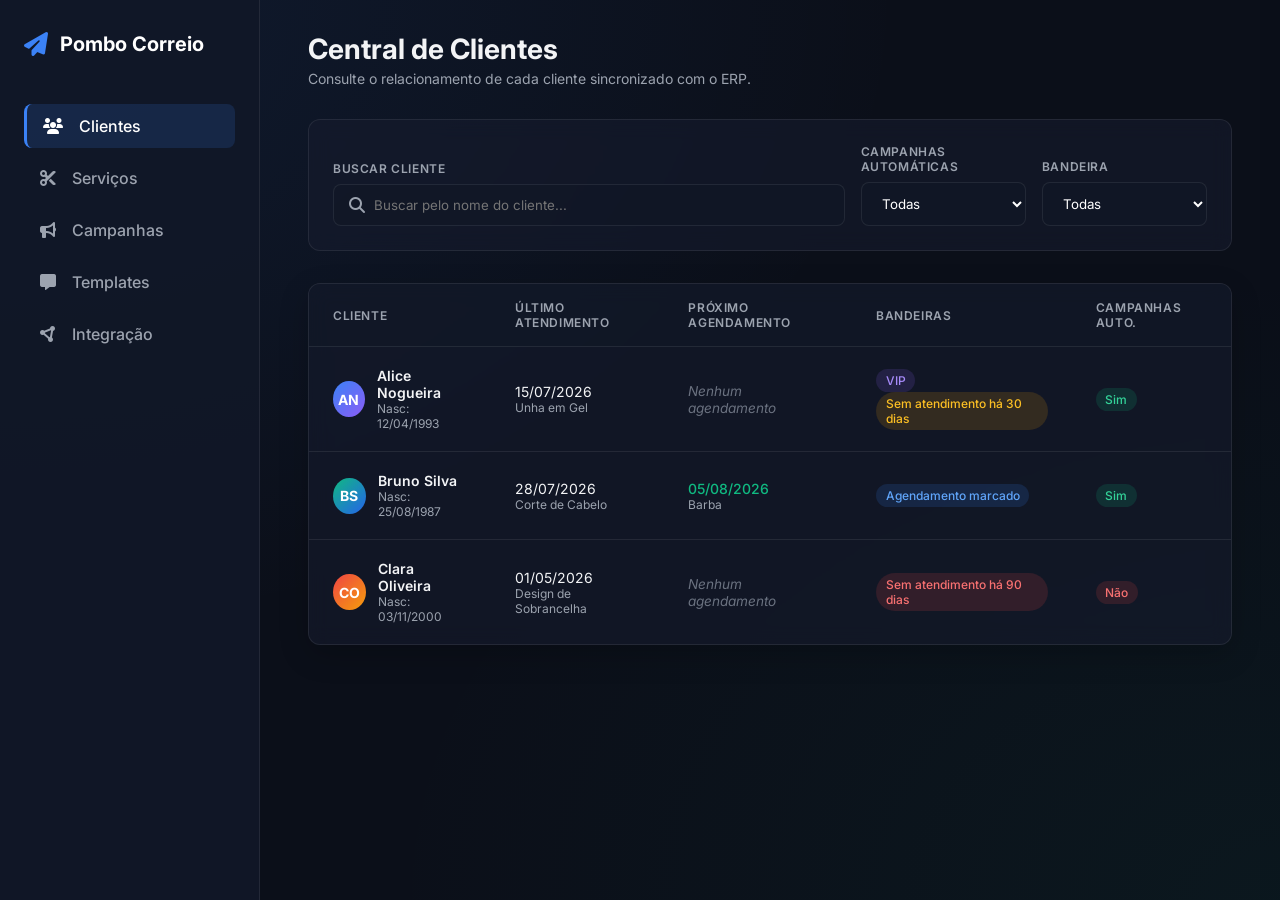
<file: index.html>
<!DOCTYPE html>
<html lang="pt-BR">
<head>
    <meta charset="UTF-8">
    <meta name="viewport" content="width=device-width, initial-scale=1.0">
    <title>Pombo Correio - Clientes</title>
    <!-- Google Fonts: Inter -->
    <link rel="preconnect" href="https://fonts.googleapis.com">
    <link rel="preconnect" href="https://fonts.gstatic.com" crossorigin>
    <link href="https://fonts.googleapis.com/css2?family=Inter:wght@300;400;500;600;700&display=swap" rel="stylesheet">
    <!-- FontAwesome for Icons -->
    <link rel="stylesheet" href="https://cdnjs.cloudflare.com/ajax/libs/font-awesome/6.4.0/css/all.min.css">
    
    <style>
        :root {
            --bg-color: #0b0f19;
            --card-bg: rgba(22, 28, 45, 0.6);
            --card-border: rgba(255, 255, 255, 0.08);
            --text-primary: #f3f4f6;
            --text-secondary: #9ca3af;
            --text-muted: #6b7280;
            --accent-color: #3b82f6;
            --accent-hover: #2563eb;
            --success-color: #10b981;
            --warning-color: #f59e0b;
            --danger-color: #ef4444;
            --sidebar-width: 260px;
        }

        * {
            margin: 0;
            padding: 0;
            box-sizing: border-box;
            font-family: 'Inter', sans-serif;
        }

        body {
            background-color: var(--bg-color);
            color: var(--text-primary);
            min-height: 100vh;
            display: flex;
            overflow-x: hidden;
            background-image: 
                radial-gradient(at 0% 0%, rgba(59, 130, 246, 0.1) 0px, transparent 50%),
                radial-gradient(at 100% 100%, rgba(16, 185, 129, 0.05) 0px, transparent 50%);
        }

        /* Sidebar Styling */
        aside {
            width: var(--sidebar-width);
            background: rgba(17, 24, 39, 0.95);
            border-right: 1px solid var(--card-border);
            display: flex;
            flex-direction: column;
            padding: 2rem 1.5rem;
            position: fixed;
            height: 100vh;
            z-index: 100;
        }

        .logo {
            display: flex;
            align-items: center;
            gap: 0.75rem;
            font-size: 1.25rem;
            font-weight: 700;
            color: #fff;
            margin-bottom: 3rem;
        }

        .logo i {
            color: var(--accent-color);
            font-size: 1.5rem;
            animation: float 3s ease-in-out infinite;
        }

        @keyframes float {
            0%, 100% { transform: translateY(0); }
            50% { transform: translateY(-5px); }
        }

        .menu-items {
            list-style: none;
            display: flex;
            flex-direction: column;
            gap: 0.5rem;
        }

        .menu-items li a {
            display: flex;
            align-items: center;
            gap: 1rem;
            color: var(--text-secondary);
            text-decoration: none;
            padding: 0.75rem 1rem;
            border-radius: 8px;
            font-weight: 500;
            transition: all 0.3s ease;
        }

        .menu-items li.active a, .menu-items li a:hover {
            color: #fff;
            background: rgba(59, 130, 246, 0.15);
            border-left: 3px solid var(--accent-color);
        }

        /* Main Content Styling */
        main {
            margin-left: var(--sidebar-width);
            flex: 1;
            padding: 2rem 3rem;
            max-width: 1600px;
            width: calc(100% - var(--sidebar-width));
        }

        header {
            display: flex;
            justify-content: space-between;
            align-items: center;
            margin-bottom: 2rem;
        }

        h1 {
            font-size: 1.75rem;
            font-weight: 700;
        }

        .subtitle {
            font-size: 0.875rem;
            color: var(--text-secondary);
            margin-top: 0.25rem;
        }

        /* Filters Section */
        .filter-section {
            background: var(--card-bg);
            border: 1px solid var(--card-border);
            border-radius: 12px;
            padding: 1.5rem;
            margin-bottom: 2rem;
            backdrop-filter: blur(10px);
        }

        .filter-grid {
            display: grid;
            grid-template-columns: 2fr 1fr 1fr 1fr;
            gap: 1rem;
            align-items: end;
        }

        .form-group {
            display: flex;
            flex-direction: column;
            gap: 0.5rem;
        }

        .form-group label {
            font-size: 0.75rem;
            font-weight: 600;
            color: var(--text-secondary);
            text-transform: uppercase;
            letter-spacing: 0.05em;
        }

        .search-input {
            position: relative;
        }

        .search-input i {
            position: absolute;
            left: 1rem;
            top: 50%;
            transform: translateY(-50%);
            color: var(--text-secondary);
        }

        .search-input input {
            padding-left: 2.5rem;
        }

        input, select {
            width: 100%;
            background: rgba(17, 24, 39, 0.6);
            border: 1px solid var(--card-border);
            color: #fff;
            padding: 0.75rem 1rem;
            border-radius: 8px;
            outline: none;
            transition: border-color 0.3s;
        }

        input:focus, select:focus {
            border-color: var(--accent-color);
        }

        /* Client Table */
        .table-container {
            background: var(--card-bg);
            border: 1px solid var(--card-border);
            border-radius: 12px;
            overflow: hidden;
            backdrop-filter: blur(10px);
            box-shadow: 0 10px 30px rgba(0, 0, 0, 0.2);
        }

        table {
            width: 100%;
            border-collapse: collapse;
            text-align: left;
        }

        th {
            background: rgba(17, 24, 39, 0.4);
            padding: 1rem 1.5rem;
            font-size: 0.75rem;
            font-weight: 600;
            color: var(--text-secondary);
            text-transform: uppercase;
            letter-spacing: 0.05em;
            border-bottom: 1px solid var(--card-border);
        }

        td {
            padding: 1.25rem 1.5rem;
            border-bottom: 1px solid var(--card-border);
            font-size: 0.875rem;
            vertical-align: middle;
        }

        tr:last-child td {
            border-bottom: none;
        }

        tr.clickable-row {
            cursor: pointer;
            transition: background 0.2s;
        }

        tr.clickable-row:hover {
            background: rgba(255, 255, 255, 0.02);
        }

        .client-name-cell {
            display: flex;
            align-items: center;
            gap: 0.75rem;
        }

        .avatar {
            width: 36px;
            height: 36px;
            border-radius: 50%;
            background: linear-gradient(135deg, var(--accent-color), #8b5cf6);
            display: flex;
            align-items: center;
            justify-content: center;
            font-weight: 700;
            color: #fff;
            font-size: 0.875rem;
        }

        /* Badges */
        .badge {
            display: inline-flex;
            align-items: center;
            gap: 0.35rem;
            padding: 0.25rem 0.6rem;
            border-radius: 9999px;
            font-size: 0.75rem;
            font-weight: 500;
        }

        .badge-success { background: rgba(16, 185, 129, 0.15); color: #34d399; }
        .badge-warning { background: rgba(245, 158, 11, 0.15); color: #fbbf24; }
        .badge-danger { background: rgba(239, 68, 68, 0.15); color: #f87171; }
        .badge-info { background: rgba(59, 130, 246, 0.15); color: #60a5fa; }
        .badge-purple { background: rgba(139, 92, 246, 0.15); color: #a78bfa; }

        /* Detail View / Panel Overlay */
        .detail-overlay {
            position: fixed;
            top: 0;
            right: -800px;
            width: 750px;
            height: 100vh;
            background: rgba(15, 23, 42, 0.98);
            border-left: 1px solid var(--card-border);
            box-shadow: -10px 0 40px rgba(0, 0, 0, 0.5);
            z-index: 200;
            transition: right 0.4s cubic-bezier(0.16, 1, 0.3, 1);
            display: flex;
            flex-direction: column;
            backdrop-filter: blur(15px);
        }

        .detail-overlay.open {
            right: 0;
        }

        .detail-header {
            padding: 2rem 2rem 1rem 2rem;
            border-bottom: 1px solid var(--card-border);
            display: flex;
            justify-content: space-between;
            align-items: flex-start;
        }

        .close-btn {
            background: none;
            border: none;
            color: var(--text-secondary);
            font-size: 1.5rem;
            cursor: pointer;
            transition: color 0.3s;
        }

        .close-btn:hover {
            color: #fff;
        }

        /* Fixed Summary (Resumo Fixo) */
        .fixed-summary-container {
            padding: 1rem 2rem;
            background: rgba(0,0,0,0.15);
            border-bottom: 1px solid var(--card-border);
        }

        .fixed-summary-grid {
            display: grid;
            grid-template-columns: 1fr 1fr;
            gap: 1.5rem;
        }

        .summary-block {
            display: flex;
            flex-direction: column;
            gap: 0.25rem;
        }

        .summary-label {
            font-size: 0.7rem;
            font-weight: 700;
            color: var(--text-secondary);
            text-transform: uppercase;
            letter-spacing: 0.05em;
        }

        .summary-val {
            font-size: 0.95rem;
            font-weight: 600;
        }

        .summary-subval {
            font-size: 0.75rem;
            color: var(--text-secondary);
        }

        .detail-body {
            flex: 1;
            overflow-y: auto;
            padding: 1.5rem 2rem;
            display: flex;
            flex-direction: column;
            gap: 1.5rem;
        }

        /* Tabs System */
        .tabs {
            display: flex;
            border-bottom: 1px solid var(--card-border);
            gap: 1.5rem;
            margin-bottom: 0.5rem;
        }

        .tab-btn {
            background: none;
            border: none;
            color: var(--text-secondary);
            padding: 0.75rem 0.25rem;
            font-size: 0.85rem;
            font-weight: 600;
            cursor: pointer;
            position: relative;
            transition: color 0.3s;
        }

        .tab-btn:hover {
            color: #fff;
        }

        .tab-btn.active {
            color: var(--accent-color);
        }

        .tab-btn.active::after {
            content: '';
            position: absolute;
            bottom: -1px;
            left: 0;
            right: 0;
            height: 2px;
            background: var(--accent-color);
        }

        .tab-content {
            display: none;
        }

        .tab-content.active {
            display: flex;
            flex-direction: column;
            gap: 1.5rem;
        }

        /* Cards and Blocks */
        .card-grid-2 {
            display: grid;
            grid-template-columns: 1fr 1fr;
            gap: 1rem;
        }

        .detail-card {
            background: rgba(255, 255, 255, 0.02);
            border: 1px solid var(--card-border);
            border-radius: 10px;
            padding: 1.25rem;
        }

        .detail-card h3 {
            font-size: 0.8rem;
            color: var(--text-secondary);
            margin-bottom: 0.75rem;
            text-transform: uppercase;
            letter-spacing: 0.05em;
            display: flex;
            align-items: center;
            gap: 0.5rem;
        }

        .detail-card .value {
            font-size: 1rem;
            font-weight: 600;
        }

        .detail-card .sub-value {
            font-size: 0.8rem;
            color: var(--text-secondary);
            margin-top: 0.25rem;
        }

        /* Timeline */
        .timeline {
            position: relative;
            padding-left: 2rem;
            margin-top: 0.5rem;
        }

        .timeline::before {
            content: '';
            position: absolute;
            left: 7px;
            top: 0;
            bottom: 0;
            width: 2px;
            background: var(--card-border);
        }

        .timeline-item {
            position: relative;
            margin-bottom: 1.5rem;
        }

        .timeline-item::before {
            content: '';
            position: absolute;
            left: -29px;
            top: 4px;
            width: 16px;
            height: 16px;
            border-radius: 50%;
            background: var(--bg-color);
            border: 3px solid var(--accent-color);
        }

        .timeline-item.erp::before {
            border-color: var(--success-color);
        }

        .timeline-item.whatsapp::before {
            border-color: #25d366;
        }

        .timeline-time {
            font-size: 0.75rem;
            color: var(--text-secondary);
            margin-bottom: 0.25rem;
        }

        .timeline-title {
            font-size: 0.875rem;
            font-weight: 600;
        }

        .timeline-desc {
            font-size: 0.825rem;
            color: var(--text-secondary);
            margin-top: 0.25rem;
        }

        /* Switch toggle styling */
        .switch-container {
            display: flex;
            align-items: center;
            justify-content: space-between;
            background: rgba(59, 130, 246, 0.05);
            border: 1px solid rgba(59, 130, 246, 0.2);
            padding: 1rem;
            border-radius: 8px;
        }

        .switch {
            position: relative;
            display: inline-block;
            width: 50px;
            height: 26px;
        }

        .switch input {
            opacity: 0;
            width: 0;
            height: 0;
        }

        .slider {
            position: absolute;
            cursor: pointer;
            top: 0;
            left: 0;
            right: 0;
            bottom: 0;
            background-color: rgba(255, 255, 255, 0.2);
            transition: .4s;
            border-radius: 34px;
        }

        .slider:before {
            position: absolute;
            content: "";
            height: 18px;
            width: 18px;
            left: 4px;
            bottom: 4px;
            background-color: white;
            transition: .4s;
            border-radius: 50%;
        }

        input:checked + .slider {
            background-color: var(--accent-color);
        }

        input:checked + .slider:before {
            transform: translateX(24px);
        }

        /* Manual Flag Tag Area */
        .flag-tag-container {
            display: flex;
            flex-wrap: wrap;
            gap: 0.5rem;
            margin-top: 0.5rem;
        }

        .flag-tag {
            background: rgba(255, 255, 255, 0.05);
            border: 1px solid var(--card-border);
            border-radius: 4px;
            padding: 0.25rem 0.5rem;
            font-size: 0.75rem;
            display: flex;
            align-items: center;
            gap: 0.35rem;
        }

        .flag-tag button {
            background: none;
            border: none;
            color: var(--text-secondary);
            cursor: pointer;
        }

        .flag-tag button:hover {
            color: var(--danger-color);
        }

        .add-flag-btn {
            background: transparent;
            border: 1px dashed var(--accent-color);
            color: var(--accent-color);
            padding: 0.25rem 0.5rem;
            border-radius: 4px;
            font-size: 0.75rem;
            cursor: pointer;
            transition: all 0.3s;
        }

        .add-flag-btn:hover {
            background: rgba(59, 130, 246, 0.1);
        }

        /* Overlay Backdrop */
        .backdrop {
            position: fixed;
            top: 0;
            left: 0;
            width: 100vw;
            height: 100vh;
            background: rgba(0, 0, 0, 0.5);
            backdrop-filter: blur(4px);
            z-index: 150;
            display: none;
        }

        .backdrop.active {
            display: block;
        }

        /* Modal styling */
        .modal {
            position: fixed;
            top: 50%;
            left: 50%;
            transform: translate(-50%, -50%) scale(0.9);
            background: #111827;
            border: 1px solid var(--card-border);
            border-radius: 12px;
            padding: 2rem;
            width: 450px;
            z-index: 300;
            display: none;
            box-shadow: 0 20px 50px rgba(0,0,0,0.5);
            transition: all 0.3s ease;
        }

        .modal.open {
            display: block;
            transform: translate(-50%, -50%) scale(1);
        }

        .modal-buttons {
            display: flex;
            justify-content: flex-end;
            gap: 1rem;
            margin-top: 1.5rem;
        }

        .btn {
            padding: 0.6rem 1.2rem;
            border-radius: 6px;
            font-weight: 500;
            cursor: pointer;
            border: none;
            font-size: 0.85rem;
        }

        .btn-secondary {
            background: rgba(255,255,255,0.05);
            color: #fff;
        }

        .btn-primary {
            background: var(--accent-color);
            color: #fff;
        }

        .btn-primary:hover {
            background: var(--accent-hover);
        }

        .btn-danger {
            background: var(--danger-color);
            color: #fff;
        }
    </style>
</head>
<body>

    <!-- SIDEBAR -->
    <aside>
        <div class="logo">
            <i class="fa-solid fa-paper-plane"></i>
            <span>Pombo Correio</span>
        </div>
        <ul class="menu-items">
            <li class="active"><a href="#"><i class="fa-solid fa-users"></i>Clientes</a></li>
            <li><a href="servicos.html"><i class="fa-solid fa-cut"></i>Serviços</a></li>
            <li><a href="campanhas.html"><i class="fa-solid fa-bullhorn"></i>Campanhas</a></li>
            <li><a href="templates.html"><i class="fa-solid fa-message"></i>Templates</a></li>
            <li><a href="#"><i class="fa-solid fa-circle-nodes"></i>Integração</a></li>
        </ul>
    </aside>

    <!-- MAIN BODY -->
    <main>
        <header>
            <div>
                <h1>Central de Clientes</h1>
                <div class="subtitle">Consulte o relacionamento de cada cliente sincronizado com o ERP.</div>
            </div>
        </header>

        <!-- FILTERS -->
        <section class="filter-section">
            <div class="filter-grid">
                <div class="form-group" style="grid-column: span 2;">
                    <label>Buscar Cliente</label>
                    <div class="search-input">
                        <i class="fa-solid fa-magnifying-glass"></i>
                        <input type="text" id="searchInput" placeholder="Buscar pelo nome do cliente..." onkeyup="filterTable()">
                    </div>
                </div>
                <div class="form-group">
                    <label>Campanhas Automáticas</label>
                    <select id="campaignsFilter" onchange="filterTable()">
                        <option value="all">Todas</option>
                        <option value="allow">Sim (Autorizadas)</option>
                        <option value="block">Não (Bloqueadas)</option>
                    </select>
                </div>
                <div class="form-group">
                    <label>Bandeira</label>
                    <select id="tagFilter" onchange="filterTable()">
                        <option value="all">Todas</option>
                        <option value="VIP">VIP (Manual)</option>
                        <option value="Agendamento marcado">Agendamento marcado</option>
                        <option value="Sem atendimento há 30 dias">Inativo (30 dias)</option>
                        <option value="Sem atendimento há 90 dias">Inativo (90 dias)</option>
                        <option value="Sem atendimento há 180 dias">Inativo (180 dias)</option>
                    </select>
                </div>
            </div>
        </section>

        <!-- TABLE -->
        <section class="table-container">
            <table>
                <thead>
                    <tr>
                        <th>Cliente</th>
                        <th>Último Atendimento</th>
                        <th>Próximo Agendamento</th>
                        <th>Bandeiras</th>
                        <th>Campanhas Auto.</th>
                    </tr>
                </thead>
                <tbody id="clientTableBody">
                    <!-- Client Row 1 -->
                    <tr class="clickable-row" onclick="openDetails('c1')" data-campaigns="allow" data-tags="VIP,Sem atendimento há 30 dias" data-name="Alice Nogueira">
                        <td>
                            <div class="client-name-cell">
                                <div class="avatar">AN</div>
                                <div>
                                    <div style="font-weight: 600;">Alice Nogueira</div>
                                    <div style="font-size: 0.75rem; color: var(--text-secondary);">Nasc: 12/04/1993</div>
                                </div>
                            </div>
                        </td>
                        <td>
                            <div>15/07/2026</div>
                            <div style="font-size: 0.75rem; color: var(--text-secondary);">Unha em Gel</div>
                        </td>
                        <td>
                            <span style="color: var(--text-muted); font-style: italic; font-size: 0.85rem;">Nenhum agendamento</span>
                        </td>
                        <td>
                            <span class="badge badge-purple">VIP</span>
                            <span class="badge badge-warning">Sem atendimento há 30 dias</span>
                        </td>
                        <td>
                            <span class="badge badge-success">Sim</span>
                        </td>
                    </tr>

                    <!-- Client Row 2 -->
                    <tr class="clickable-row" onclick="openDetails('c2')" data-campaigns="allow" data-tags="Agendamento marcado" data-name="Bruno Silva">
                        <td>
                            <div class="client-name-cell">
                                <div class="avatar" style="background: linear-gradient(135deg, var(--success-color), #2563eb);">BS</div>
                                <div>
                                    <div style="font-weight: 600;">Bruno Silva</div>
                                    <div style="font-size: 0.75rem; color: var(--text-secondary);">Nasc: 25/08/1987</div>
                                </div>
                            </div>
                        </td>
                        <td>
                            <div>28/07/2026</div>
                            <div style="font-size: 0.75rem; color: var(--text-secondary);">Corte de Cabelo</div>
                        </td>
                        <td>
                            <div style="font-weight: 500; color: var(--success-color);">05/08/2026</div>
                            <div style="font-size: 0.75rem; color: var(--text-secondary);">Barba</div>
                        </td>
                        <td>
                            <span class="badge badge-info">Agendamento marcado</span>
                        </td>
                        <td>
                            <span class="badge badge-success">Sim</span>
                        </td>
                    </tr>

                    <!-- Client Row 3 -->
                    <tr class="clickable-row" onclick="openDetails('c3')" data-campaigns="block" data-tags="Sem atendimento há 90 dias" data-name="Clara Oliveira">
                        <td>
                            <div class="client-name-cell">
                                <div class="avatar" style="background: linear-gradient(135deg, var(--danger-color), #f59e0b);">CO</div>
                                <div>
                                    <div style="font-weight: 600;">Clara Oliveira</div>
                                    <div style="font-size: 0.75rem; color: var(--text-secondary);">Nasc: 03/11/2000</div>
                                </div>
                            </div>
                        </td>
                        <td>
                            <div>01/05/2026</div>
                            <div style="font-size: 0.75rem; color: var(--text-secondary);">Design de Sobrancelha</div>
                        </td>
                        <td>
                            <span style="color: var(--text-muted); font-style: italic; font-size: 0.85rem;">Nenhum agendamento</span>
                        </td>
                        <td>
                            <span class="badge badge-danger">Sem atendimento há 90 dias</span>
                        </td>
                        <td>
                            <span class="badge badge-danger">Não</span>
                        </td>
                    </tr>
                </tbody>
            </table>
        </section>
    </main>

    <!-- BACKDROP FOR DETAILS PANEL -->
    <div class="backdrop" id="panelBackdrop" onclick="closeDetails()"></div>

    <!-- DETAIL PANEL (CLIENT SHEET) -->
    <div class="detail-overlay" id="detailOverlay">
        <!-- Drawer Header -->
        <div class="detail-header">
            <div>
                <h2 id="detailName" style="font-size: 1.5rem; font-weight: 700; color: #fff;">Alice Nogueira</h2>
                <div style="margin-top: 0.25rem; font-size: 0.75rem; color: var(--text-secondary);">Ficha Individual de Relacionamento</div>
            </div>
            <button class="close-btn" onclick="closeDetails()">&times;</button>
        </div>

        <!-- RESUMO FIXO (FORA DAS ABAS) -->
        <div class="fixed-summary-container">
            <div class="fixed-summary-grid">
                <div class="summary-block">
                    <span class="summary-label"><i class="fa-solid fa-clock-rotate-left"></i> Último Atendimento</span>
                    <span class="summary-val" id="fixedLastServiceDate">15/07/2026</span>
                    <span class="summary-subval" id="fixedLastServiceName">Unha em Gel</span>
                </div>
                <div class="summary-block">
                    <span class="summary-label"><i class="fa-regular fa-calendar-check"></i> Próximo Agendamento</span>
                    <span class="summary-val" id="fixedNextAppointmentDate" style="color: var(--success-color);">Nenhum agendamento</span>
                    <span class="summary-subval" id="fixedNextAppointmentName"></span>
                </div>
            </div>
        </div>

        <!-- Navigation Tabs -->
        <div style="padding: 0.5rem 2rem 0 2rem;">
            <div class="tabs">
                <button class="tab-btn active" id="btn-tab-dados" onclick="switchTab('tab-dados')">Dados</button>
                <button class="tab-btn" id="btn-tab-campanhas" onclick="switchTab('tab-campanhas')">Campanhas e Automações</button>
                <button class="tab-btn" id="btn-tab-timeline" onclick="switchTab('tab-timeline')">Timeline de Eventos</button>
            </div>
        </div>

        <!-- DRAWER BODY -->
        <div class="detail-body">
            
            <!-- TAB 1: DADOS -->
            <div class="tab-content active" id="tab-dados">
                
                <!-- Receber Campanhas Switch -->
                <div class="switch-container">
                    <div>
                        <div style="font-weight: 600; font-size: 0.9rem;">Receber campanhas automáticas</div>
                        <div style="font-size: 0.75rem; color: var(--text-secondary);">Se desativado, o cliente é removido das campanhas atuais e bloqueado.</div>
                    </div>
                    <label class="switch">
                        <input type="checkbox" id="allowCampaignsSwitch" onchange="toggleCampaignsPermission()">
                        <span class="slider"></span>
                    </label>
                </div>

                <!-- Profile Info (Somente Leitura) -->
                <div class="detail-card">
                    <h3 style="margin-bottom: 1rem;"><i class="fa-regular fa-id-card"></i> Dados Cadastrais (ERP)</h3>
                    <div style="display: grid; grid-template-columns: 1fr 1fr; gap: 1rem;">
                        <div>
                            <span class="summary-label">Telefone</span>
                            <div style="display: flex; gap: 0.5rem; align-items: center; margin-top: 0.25rem;">
                                <span id="detailPhone" style="font-weight: 600;">(11) 99888-7766</span>
                                <span id="detailPhoneStatus" class="badge">Válido</span>
                            </div>
                        </div>
                        <div>
                            <span class="summary-label">E-mail</span>
                            <div id="detailEmail" style="font-weight: 600; margin-top: 0.25rem;">alice@email.com</div>
                        </div>
                        <div style="grid-column: span 2;">
                            <span class="summary-label">Data de Nascimento</span>
                            <div id="detailBirthDate" style="font-weight: 600; margin-top: 0.25rem;">12/04/1993</div>
                        </div>
                    </div>
                </div>

                <!-- Bandeiras (Flags) -->
                <div class="detail-card">
                    <h3><i class="fa-solid fa-tags"></i> Bandeiras Aplicadas</h3>
                    <div style="margin-top: 0.5rem;">
                        <div class="summary-label" style="font-size: 0.65rem; margin-bottom: 0.25rem;">Automáticas (ERP)</div>
                        <div class="flag-tag-container" id="automaticFlagsContainer" style="margin-bottom: 0.75rem;">
                            <!-- Auto tags -->
                        </div>
                        <div class="summary-label" style="font-size: 0.65rem; margin-bottom: 0.25rem;">Manuais (Administrador)</div>
                        <div class="flag-tag-container">
                            <span id="manualFlagsContainer" style="display: inline-flex; gap: 0.5rem; flex-wrap: wrap;">
                                <!-- Manual tags -->
                            </span>
                            <button class="add-flag-btn" onclick="addManualFlagPrompt()">+ Adicionar</button>
                        </div>
                    </div>
                </div>

                <!-- Comunicação Resumida -->
                <div class="detail-card">
                    <h3><i class="fa-solid fa-paper-plane"></i> Comunicação Recente</h3>
                    <div style="display: grid; grid-template-columns: 1fr 1fr; gap: 1rem; margin-top: 0.5rem;">
                        <div>
                            <span class="summary-label">Última Mensagem Enviada</span>
                            <div style="margin-top: 0.25rem; font-size: 0.85rem;" id="lastSentMsgBlock">
                                <div style="font-weight: 600;" id="lastMsgCampaign">Campanha</div>
                                <div style="color: var(--text-secondary);" id="lastMsgDetails">Data e Template</div>
                                <span class="badge badge-success" id="lastMsgStatus" style="margin-top: 0.25rem;">Sucesso</span>
                            </div>
                        </div>
                        <div>
                            <span class="summary-label">Próxima Mensagem Programada</span>
                            <div style="margin-top: 0.25rem; font-size: 0.85rem;" id="nextSchedMsgBlock">
                                <div style="font-weight: 600;" id="nextMsgCampaign">Campanha</div>
                                <div style="color: var(--text-secondary);" id="nextMsgDetails">Data e Ação</div>
                            </div>
                        </div>
                    </div>
                </div>

                <!-- Sincronização info -->
                <div style="text-align: center; color: var(--text-muted); font-size: 0.75rem; border-top: 1px solid var(--card-border); padding-top: 1rem;">
                    <i class="fa-solid fa-arrows-rotate"></i> Dados sincronizados do ERP em: <span id="detailSyncTime">28/07/2026 às 14:30</span>
                </div>
            </div>

            <!-- TAB 2: CAMPANHAS E AUTOMAÇÕES -->
            <div class="tab-content" id="tab-campanhas">
                <div class="detail-card">
                    <h3><i class="fa-solid fa-circle-play" style="color: var(--success-color);"></i> Participações em Andamento</h3>
                    <div id="activeCampaignsList" style="margin-top: 0.75rem;">
                        <!-- Active campaigns -->
                    </div>
                </div>

                <div class="detail-card">
                    <h3><i class="fa-solid fa-circle-stop" style="color: var(--text-secondary);"></i> Histórico / Participações Encerradas</h3>
                    <div id="finishedCampaignsList" style="margin-top: 0.75rem;">
                        <!-- Finished campaigns -->
                    </div>
                </div>
            </div>

            <!-- TAB 3: TIMELINE -->
            <div class="tab-content" id="tab-timeline">
                <div class="detail-card">
                    <h3><i class="fa-solid fa-clock-rotate-left"></i> Timeline de Eventos</h3>
                    <div class="timeline" id="timelineContainer">
                        <!-- Timeline items -->
                    </div>
                </div>
            </div>

        </div>
    </div>

    <!-- STOP CAMPAIGN MODAL (REASON) -->
    <div class="modal" id="campaignStopModal">
        <h3 style="margin-bottom: 0.5rem;"><i class="fa-solid fa-circle-exclamation" style="color: var(--danger-color);"></i> Encerrar Participação</h3>
        <p style="font-size: 0.85rem; color: var(--text-secondary); margin-bottom: 1rem;">Informe o motivo para interromper a participação do cliente nesta campanha:</p>
        
        <div class="form-group" style="margin-bottom: 1rem;">
            <label>Motivo</label>
            <select id="stopReasonSelect" onchange="toggleOtherReasonInput()">
                <option value="Cliente solicitou interrupção">Cliente solicitou interrupção</option>
                <option value="Contato realizado por outro canal">Contato realizado por outro canal</option>
                <option value="Campanha não se aplica mais">Campanha não se aplica mais</option>
                <option value="Cadastro incorreto no ERP">Cadastro incorreto no ERP</option>
                <option value="Outro">Outro motivo...</option>
            </select>
        </div>

        <div class="form-group" id="otherReasonGroup" style="display: none; margin-bottom: 1rem;">
            <label>Especifique o Motivo</label>
            <input type="text" id="otherReasonInput" placeholder="Descreva brevemente o motivo...">
        </div>

        <div class="modal-buttons">
            <button class="btn btn-secondary" onclick="closeStopCampaignModal()">Cancelar</button>
            <button class="btn btn-danger" onclick="confirmStopCampaign()">Encerrar Participação</button>
        </div>
    </div>

    <script>
        // Mock Database of Clients updated for docs/modulo-clientes.md
        const clientsData = {
            c1: {
                id: 'c1',
                name: 'Alice Nogueira',
                phone: '(11) 99888-7766',
                phoneStatus: 'valid',
                email: 'alice.nogueira@gmail.com',
                birthDate: '12/04/1993',
                allowCampaigns: true,
                lastServiceDate: '15/07/2026',
                lastServiceName: 'Unha em Gel',
                nextAppointmentDate: null,
                nextAppointmentName: '',
                automaticFlags: ['Sem atendimento há 30 dias'],
                manualFlags: ['VIP'],
                syncTime: '02/08/2026 às 12:00',
                lastSentMsg: { time: '01/08/2026 10:00', campaign: 'Pós-venda Unha', template: 'Agradecimento Unha em Gel', status: 'Sucesso' },
                nextSchedMsg: { campaign: 'Retorno Unha 15d', action: 'Lembrete de retorno', template: 'Reunião Retorno', time: '03/08/2026 10:00' },
                activeCampaigns: [
                    { id: 'camp1', name: 'Pós-venda Unha', step: '2', totalActions: '3', nextAction: 'Lembrete de retorno', scheduledAt: '03/08/2026 às 10:00', link: '#' }
                ],
                finishedCampaigns: [
                    { name: 'Boas-vindas VIP', enteredAt: '01/01/2026', finishedAt: '15/01/2026', step: '3', reasonType: 'automático', reason: 'Fluxo concluído com sucesso', link: '#' }
                ],
                timeline: [
                    { time: '02/08/2026 12:00', type: 'erp', title: 'Cliente sincronizado', desc: 'Dados importados do ERP.' },
                    { time: '01/08/2026 10:00', type: 'whatsapp', title: 'Mensagem Enviada (Campanha Pós-venda)', desc: 'Template: Agradecimento Unha em Gel.' },
                    { time: '15/07/2026 15:30', type: 'erp', title: 'Serviço Realizado', desc: 'Atendimento de Unha em Gel concluído com sucesso.' }
                ]
            },
            c2: {
                id: 'c2',
                name: 'Bruno Silva',
                phone: '(11) 99122-3344',
                phoneStatus: 'valid',
                email: 'bruno.silva@outlook.com',
                birthDate: '25/08/1987',
                allowCampaigns: true,
                lastServiceDate: '28/07/2026',
                lastServiceName: 'Corte de Cabelo',
                nextAppointmentDate: '05/08/2026 às 14:00',
                nextAppointmentName: 'Barba',
                automaticFlags: ['Agendamento marcado'],
                manualFlags: ['Atendimento especial'],
                syncTime: '02/08/2026 às 14:30',
                lastSentMsg: { time: '28/07/2026 18:05', campaign: 'Boas-vindas', template: 'Boas-vindas Geral', status: 'Sucesso' },
                nextSchedMsg: null,
                activeCampaigns: [],
                finishedCampaigns: [
                    { name: 'Pós-venda Cabelo', enteredAt: '28/07/2026', finishedAt: '29/07/2026', step: '1', reasonType: 'automático', reason: 'Novo agendamento identificado', link: '#' }
                ],
                timeline: [
                    { time: '29/07/2026 09:00', type: 'pombo', title: 'Participação encerrada automaticamente', desc: 'Campanha: Pós-venda Cabelo. Motivo: Novo agendamento identificado.' },
                    { time: '28/07/2026 18:00', type: 'erp', title: 'Novo Agendamento Criado', desc: 'Barba agendado para 05/08/2026 às 14:00.' },
                    { time: '28/07/2026 17:30', type: 'erp', title: 'Serviço Realizado', desc: 'Corte de Cabelo finalizado.' }
                ]
            },
            c3: {
                id: 'c3',
                name: 'Clara Oliveira',
                phone: '(11) 9888-777',
                phoneStatus: 'invalid',
                email: 'clara@bol.com.br',
                birthDate: '03/11/2000',
                allowCampaigns: false,
                lastServiceDate: '01/05/2026',
                lastServiceName: 'Design de Sobrancelha',
                nextAppointmentDate: null,
                nextAppointmentName: '',
                automaticFlags: ['Sem atendimento há 90 dias'],
                manualFlags: [],
                syncTime: '02/08/2026 às 08:15',
                lastSentMsg: null,
                nextSchedMsg: null,
                activeCampaigns: [],
                finishedCampaigns: [
                    { name: 'Reativação 90 dias', enteredAt: '30/07/2026', finishedAt: '31/07/2026', step: '1', reasonType: 'automático', reason: 'Campanhas automáticas desativadas para o cliente', link: '#' },
                    { name: 'Pós-venda Sobrancelha', enteredAt: '01/05/2026', finishedAt: '02/05/2026', step: '1', reasonType: 'automático', reason: 'Telefone inválido', link: '#' }
                ],
                timeline: [
                    { time: '31/07/2026 16:22', type: 'pombo', title: 'Campanhas automáticas bloqueadas', desc: 'O administrador alterou a permissão para Não.' },
                    { time: '30/07/2026 08:00', type: 'pombo', title: 'Entrada em Campanha', desc: 'Entrou na campanha: Reativação 90 dias.' },
                    { time: '02/05/2026 09:00', type: 'pombo', title: 'Falha no envio de mensagem', desc: 'Erro: Formato de número inválido. Participação encerrada.' }
                ]
            }
        };

        let currentActiveClientId = null;
        let selectedCampaignToStop = null;

        // Open Client Details Panel
        function openDetails(clientId) {
            currentActiveClientId = clientId;
            const client = clientsData[clientId];

            document.getElementById('detailName').textContent = client.name;
            
            // Populate Fixed Summary
            document.getElementById('fixedLastServiceDate').textContent = client.lastServiceDate;
            document.getElementById('fixedLastServiceName').textContent = client.lastServiceName;
            if (client.nextAppointmentDate) {
                document.getElementById('fixedNextAppointmentDate').textContent = client.nextAppointmentDate;
                document.getElementById('fixedNextAppointmentDate').style.color = 'var(--success-color)';
                document.getElementById('fixedNextAppointmentName').textContent = client.nextAppointmentName;
            } else {
                document.getElementById('fixedNextAppointmentDate').textContent = 'Sem agendamento futuro';
                document.getElementById('fixedNextAppointmentDate').style.color = 'var(--text-secondary)';
                document.getElementById('fixedNextAppointmentName').textContent = '';
            }

            // Populate Tab 1: Dados
            document.getElementById('detailPhone').textContent = client.phone;
            document.getElementById('detailEmail').textContent = client.email || 'Não informado';
            document.getElementById('detailBirthDate').textContent = client.birthDate;
            document.getElementById('detailSyncTime').textContent = client.syncTime;

            // Handle Phone Status Badge
            const statusBadge = document.getElementById('detailPhoneStatus');
            statusBadge.className = 'badge';
            if (client.phoneStatus === 'valid') {
                statusBadge.classList.add('badge-success');
                statusBadge.innerHTML = '<i class="fa-solid fa-circle-check"></i> Válido';
            } else if (client.phoneStatus === 'invalid') {
                statusBadge.classList.add('badge-danger');
                statusBadge.innerHTML = '<i class="fa-solid fa-circle-xmark"></i> Inválido';
            } else {
                statusBadge.classList.add('badge-warning');
                statusBadge.innerHTML = 'Ausente';
            }

            // Toggle switch for automatic campaigns
            document.getElementById('allowCampaignsSwitch').checked = client.allowCampaigns;

            // Render Automatic Tags
            const autoTagsContainer = document.getElementById('automaticFlagsContainer');
            autoTagsContainer.innerHTML = '';
            client.automaticFlags.forEach(flag => {
                const badge = document.createElement('span');
                badge.className = flag.includes('30') || flag.includes('90') || flag.includes('180') ? 'badge badge-warning' : 'badge badge-info';
                badge.innerHTML = `<i class="fa-solid fa-robot"></i> ${flag}`;
                autoTagsContainer.appendChild(badge);
            });

            // Render Manual Tags
            renderManualTags(client);

            // Render Communication Summary
            const lastSentBlock = document.getElementById('lastSentMsgBlock');
            if (client.lastSentMsg) {
                lastSentBlock.style.display = 'block';
                document.getElementById('lastMsgCampaign').textContent = client.lastSentMsg.campaign;
                document.getElementById('lastMsgDetails').textContent = `${client.lastSentMsg.time} | Template: ${client.lastSentMsg.template}`;
                document.getElementById('lastMsgStatus').textContent = client.lastSentMsg.status;
            } else {
                lastSentBlock.style.display = 'none';
            }

            const nextSchedBlock = document.getElementById('nextSchedMsgBlock');
            if (client.nextSchedMsg) {
                nextSchedBlock.style.display = 'block';
                document.getElementById('nextMsgCampaign').textContent = client.nextSchedMsg.campaign;
                document.getElementById('nextMsgDetails').textContent = `Programada para: ${client.nextSchedMsg.time} | Ação: ${client.nextSchedMsg.action}`;
            } else {
                nextSchedBlock.style.display = 'none';
            }

            // Render Tab 2: Campanhas
            renderCampaigns(client);

            // Render Tab 3: Timeline
            renderTimeline(client);

            // Reset tabs navigation to Dados by default
            switchTab('tab-dados');

            // Open Overlay Panel
            document.getElementById('detailOverlay').classList.add('open');
            document.getElementById('panelBackdrop').classList.add('active');
        }

        function closeDetails() {
            document.getElementById('detailOverlay').classList.remove('open');
            document.getElementById('panelBackdrop').classList.remove('active');
            currentActiveClientId = null;
        }

        // Render Manual Tags
        function renderManualTags(client) {
            const manualContainer = document.getElementById('manualFlagsContainer');
            manualContainer.innerHTML = '';
            if (client.manualFlags.length === 0) {
                manualContainer.innerHTML = '<span style="font-size: 0.75rem; color: var(--text-secondary); font-style: italic;">Nenhuma bandeira manual</span>';
            } else {
                client.manualFlags.forEach(flag => {
                    const tag = document.createElement('span');
                    tag.className = 'flag-tag';
                    tag.innerHTML = `
                        <i class="fa-solid fa-tag" style="color: var(--accent-color);"></i> ${flag}
                        <button onclick="removeManualFlag('${flag}')">&times;</button>
                    `;
                    manualContainer.appendChild(tag);
                });
            }
        }

        // Add Manual Flag
        function addManualFlagPrompt() {
            const flagName = prompt("Digite o nome da nova bandeira manual (ex: VIP, Prioritário):");
            if (flagName && flagName.trim() !== '') {
                const client = clientsData[currentActiveClientId];
                if (!client.manualFlags.includes(flagName.trim())) {
                    client.manualFlags.push(flagName.trim());
                    
                    const now = new Date();
                    client.timeline.unshift({
                        time: now.toLocaleDateString('pt-BR') + ' ' + now.toLocaleTimeString('pt-BR', {hour: '2-digit', minute:'2-digit'}),
                        type: 'pombo',
                        title: 'Bandeira manual atribuída',
                        desc: `Bandeira "${flagName}" foi adicionada manualmente.`
                    });
                    renderManualTags(client);
                    renderTimeline(client);
                    updateMainTableTags(currentActiveClientId);
                }
            }
        }

        // Remove Manual Flag
        function removeManualFlag(flag) {
            const client = clientsData[currentActiveClientId];
            client.manualFlags = client.manualFlags.filter(f => f !== flag);
            
            const now = new Date();
            client.timeline.unshift({
                time: now.toLocaleDateString('pt-BR') + ' ' + now.toLocaleTimeString('pt-BR', {hour: '2-digit', minute:'2-digit'}),
                type: 'pombo',
                title: 'Bandeira manual removida',
                desc: `Bandeira "${flag}" foi removida manualmente.`
            });
            
            renderManualTags(client);
            renderTimeline(client);
            updateMainTableTags(currentActiveClientId);
        }

        // Main table tag synchronizer
        function updateMainTableTags(clientId) {
            const client = clientsData[clientId];
            const rows = document.querySelectorAll('#clientTableBody tr');
            rows.forEach(row => {
                if (row.getAttribute('onclick').includes(clientId)) {
                    const allTags = [...client.automaticFlags, ...client.manualFlags];
                    row.setAttribute('data-tags', allTags.join(','));
                    
                    const cells = row.getElementsByTagName('td');
                    if (cells.length > 3) {
                        cells[3].innerHTML = '';
                        client.manualFlags.forEach(f => {
                            cells[3].innerHTML += `<span class="badge badge-purple">${f}</span> `;
                        });
                        client.automaticFlags.forEach(f => {
                            const cls = f.includes('30') || f.includes('90') || f.includes('180') ? 'badge badge-warning' : 'badge badge-info';
                            cells[3].innerHTML += `<span class="badge ${cls}">${f}</span> `;
                        });
                    }
                }
            });
        }

        // Toggle Automatic Campaigns Switch
        function toggleCampaignsPermission() {
            const isChecked = document.getElementById('allowCampaignsSwitch').checked;
            const client = clientsData[currentActiveClientId];
            client.allowCampaigns = isChecked;

            const now = new Date();
            
            if (!isChecked) {
                // Remove active campaigns
                if (client.activeCampaigns.length > 0) {
                    client.activeCampaigns.forEach(camp => {
                        client.finishedCampaigns.unshift({
                            name: camp.name,
                            enteredAt: '01/01/2026',
                            finishedAt: now.toLocaleDateString('pt-BR'),
                            step: camp.step,
                            reasonType: 'automático',
                            reason: 'Campanhas automáticas desativadas para o cliente',
                            link: '#'
                        });
                    });
                    client.activeCampaigns = [];
                }
                
                client.timeline.unshift({
                    time: now.toLocaleDateString('pt-BR') + ' ' + now.toLocaleTimeString('pt-BR', {hour: '2-digit', minute:'2-digit'}),
                    type: 'pombo',
                    title: 'Campanhas automáticas bloqueadas',
                    desc: 'O administrador alterou a permissão para Não. Participações ativas encerradas.'
                });
            } else {
                client.timeline.unshift({
                    time: now.toLocaleDateString('pt-BR') + ' ' + now.toLocaleTimeString('pt-BR', {hour: '2-digit', minute:'2-digit'}),
                    type: 'pombo',
                    title: 'Campanhas automáticas habilitadas',
                    desc: 'O administrador alterou a permissão para Sim.'
                });
            }

            // Sync main table row
            const rows = document.querySelectorAll('#clientTableBody tr');
            rows.forEach(row => {
                if (row.getAttribute('onclick').includes(currentActiveClientId)) {
                    row.setAttribute('data-campaigns', isChecked ? 'allow' : 'block');
                    const cells = row.getElementsByTagName('td');
                    if (cells.length > 4) {
                        cells[4].innerHTML = isChecked ? '<span class="badge badge-success">Sim</span>' : '<span class="badge badge-danger">Não</span>';
                    }
                }
            });

            renderCampaigns(client);
            renderTimeline(client);
        }

        // Render Campaigns list in Tab 2
        function renderCampaigns(client) {
            const activeContainer = document.getElementById('activeCampaignsList');
            const finishedContainer = document.getElementById('finishedCampaignsList');

            // Active list
            activeContainer.innerHTML = '';
            if (client.activeCampaigns.length === 0) {
                activeContainer.innerHTML = '<div style="font-size: 0.85rem; color: var(--text-secondary); font-style: italic;">Nenhuma campanha ativa no momento.</div>';
            } else {
                client.activeCampaigns.forEach(camp => {
                    const item = document.createElement('div');
                    item.style.background = 'rgba(59, 130, 246, 0.05)';
                    item.style.border = '1px solid rgba(59, 130, 246, 0.2)';
                    item.style.borderRadius = '8px';
                    item.style.padding = '0.75rem 1rem';
                    item.style.marginBottom = '0.5rem';
                    item.style.display = 'flex';
                    item.style.justifyContent = 'space-between';
                    item.style.alignItems = 'center';

                    item.innerHTML = `
                        <div>
                            <div style="font-weight: 600; color: #fff;">${camp.name}</div>
                            <div style="font-size: 0.75rem; color: var(--text-secondary); margin-top: 0.2rem;">
                                Etapa: ${camp.step} de ${camp.totalActions} | Próxima: <strong>${camp.nextAction}</strong> (${camp.scheduledAt})
                            </div>
                        </div>
                        <div style="display: flex; gap: 0.5rem;">
                            <a href="${camp.link}" class="btn btn-secondary" style="padding: 0.35rem 0.6rem; font-size: 0.75rem;"><i class="fa-solid fa-arrow-up-right-from-square"></i> Abrir</a>
                            <button class="btn btn-secondary" style="padding: 0.35rem 0.6rem; font-size: 0.75rem; color: var(--danger-color); border-color: rgba(239,68,68,0.2);" onclick="openStopCampaignModal('${camp.id}')">Parar</button>
                        </div>
                    `;
                    activeContainer.appendChild(item);
                });
            }

            // Finished list
            finishedContainer.innerHTML = '';
            if (client.finishedCampaigns.length === 0) {
                finishedContainer.innerHTML = '<div style="font-size: 0.85rem; color: var(--text-secondary); font-style: italic;">Nenhuma participação encerrada no histórico.</div>';
            } else {
                client.finishedCampaigns.forEach(camp => {
                    const item = document.createElement('div');
                    item.style.borderBottom = '1px solid rgba(255,255,255,0.04)';
                    item.style.padding = '0.75rem 0';
                    item.innerHTML = `
                        <div style="display: flex; justify-content: space-between; align-items: start;">
                            <div>
                                <span style="font-size: 0.85rem; font-weight: 600; color: #fff;">${camp.name}</span>
                                <span class="badge ${camp.reasonType === 'manual' ? 'badge-danger' : 'badge-info'}" style="font-size: 0.65rem; margin-left: 0.25rem;">
                                    ${camp.reasonType}
                                </span>
                            </div>
                            <a href="${camp.link}" style="font-size: 0.75rem; color: var(--accent-color); text-decoration: none;"><i class="fa-solid fa-arrow-up-right-from-square"></i> Ver Campanha</a>
                        </div>
                        <div style="font-size: 0.75rem; color: var(--text-secondary); margin-top: 0.25rem;">
                            Período: ${camp.enteredAt} a ${camp.finishedAt} | Encerrada na Etapa ${camp.step} <br>
                            Motivo: <span style="color: #f3f4f6; font-weight: 500;">${camp.reason}</span>
                        </div>
                    `;
                    finishedContainer.appendChild(item);
                });
            }
        }

        // Render Timeline in Tab 3
        function renderTimeline(client) {
            const container = document.getElementById('timelineContainer');
            container.innerHTML = '';
            client.timeline.forEach(item => {
                const el = document.createElement('div');
                el.className = `timeline-item ${item.type}`;
                el.innerHTML = `
                    <div class="timeline-time">${item.time}</div>
                    <div class="timeline-title">${item.title}</div>
                    <div class="timeline-desc">${item.desc}</div>
                `;
                container.appendChild(el);
            });
        }

        // Switch Tabs Logic inside details overlay
        function switchTab(tabId) {
            const buttons = document.querySelectorAll('.tab-btn');
            const contents = document.querySelectorAll('.tab-content');

            buttons.forEach(btn => btn.classList.remove('active'));
            contents.forEach(content => content.classList.remove('active'));

            document.getElementById(`btn-${tabId}`).classList.add('active');
            document.getElementById(tabId).classList.add('active');
        }

        // Stop Campaign Dialog Functions
        function openStopCampaignModal(campaignId) {
            selectedCampaignToStop = campaignId;
            document.getElementById('campaignStopModal').classList.add('open');
        }

        function closeStopCampaignModal() {
            document.getElementById('campaignStopModal').classList.remove('open');
            selectedCampaignToStop = null;
        }

        function toggleOtherReasonInput() {
            const selectValue = document.getElementById('stopReasonSelect').value;
            const otherGroup = document.getElementById('otherReasonGroup');
            if (selectValue === 'Outro') {
                otherGroup.style.display = 'flex';
            } else {
                otherGroup.style.display = 'none';
            }
        }

        function confirmStopCampaign() {
            if (!selectedCampaignToStop) return;

            const client = clientsData[currentActiveClientId];
            const campaignIndex = client.activeCampaigns.findIndex(c => c.id === selectedCampaignToStop);

            if (campaignIndex !== -1) {
                const camp = client.activeCampaigns[campaignIndex];
                
                // Get Reason
                const selectValue = document.getElementById('stopReasonSelect').value;
                let reason = selectValue;
                if (selectValue === 'Outro') {
                    reason = document.getElementById('otherReasonInput').value || 'Interrupção manual';
                }

                const now = new Date();
                
                // Move campaign to finished list
                client.finishedCampaigns.unshift({
                    name: camp.name,
                    enteredAt: '01/01/2026',
                    finishedAt: now.toLocaleDateString('pt-BR'),
                    step: camp.step,
                    reasonType: 'manual',
                    reason: reason,
                    link: '#'
                });

                // Remove from active
                client.activeCampaigns.splice(campaignIndex, 1);

                // Add to timeline
                client.timeline.unshift({
                    time: now.toLocaleDateString('pt-BR') + ' ' + now.toLocaleTimeString('pt-BR', {hour: '2-digit', minute:'2-digit'}),
                    type: 'pombo',
                    title: 'Participação encerrada manualmente',
                    desc: `Campanha: ${camp.name}. Motivo: ${reason}`
                });

                renderCampaigns(client);
                renderTimeline(client);
            }

            closeStopCampaignModal();
        }

        // Table Filtering (main list)
        function filterTable() {
            const searchVal = document.getElementById('searchInput').value.toLowerCase();
            const campaignsVal = document.getElementById('campaignsFilter').value;
            const tagVal = document.getElementById('tagFilter').value;

            const rows = document.querySelectorAll('#clientTableBody tr');

            rows.forEach(row => {
                const name = row.getAttribute('data-name').toLowerCase();
                const campaigns = row.getAttribute('data-campaigns');
                const tags = row.getAttribute('data-tags') || '';

                const matchesSearch = name.includes(searchVal);
                const matchesCampaigns = campaignsVal === 'all' || 
                                          (campaignsVal === 'allow' && campaigns === 'allow') ||
                                          (campaignsVal === 'block' && campaigns === 'block');
                const matchesTag = tagVal === 'all' || tags.includes(tagVal);

                if (matchesSearch && matchesCampaigns && matchesTag) {
                    row.style.display = '';
                } else {
                    row.style.display = 'none';
                }
            });
        }
    </script>
</body>
</html>
</file>
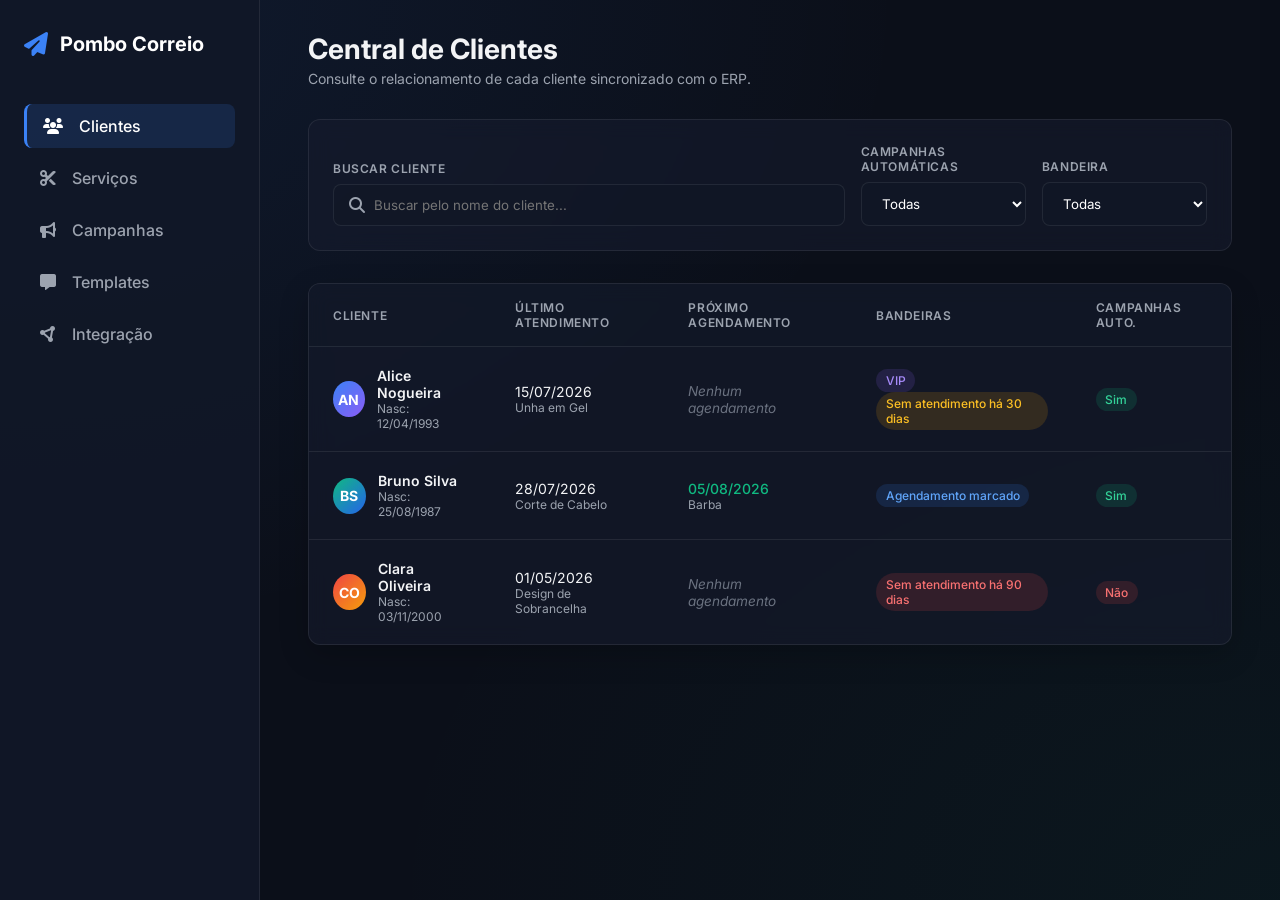
<file: prototype.html>
<!DOCTYPE html>
<html lang="pt-BR">
<head>
    <meta charset="UTF-8">
    <meta name="viewport" content="width=device-width, initial-scale=1.0">
    <title>Pombo Correio - Clientes</title>
    <!-- Google Fonts: Inter -->
    <link rel="preconnect" href="https://fonts.googleapis.com">
    <link rel="preconnect" href="https://fonts.gstatic.com" crossorigin>
    <link href="https://fonts.googleapis.com/css2?family=Inter:wght@300;400;500;600;700&display=swap" rel="stylesheet">
    <!-- FontAwesome for Icons -->
    <link rel="stylesheet" href="https://cdnjs.cloudflare.com/ajax/libs/font-awesome/6.4.0/css/all.min.css">
    
    <style>
        :root {
            --bg-color: #0b0f19;
            --card-bg: rgba(22, 28, 45, 0.6);
            --card-border: rgba(255, 255, 255, 0.08);
            --text-primary: #f3f4f6;
            --text-secondary: #9ca3af;
            --text-muted: #6b7280;
            --accent-color: #3b82f6;
            --accent-hover: #2563eb;
            --success-color: #10b981;
            --warning-color: #f59e0b;
            --danger-color: #ef4444;
            --sidebar-width: 260px;
        }

        * {
            margin: 0;
            padding: 0;
            box-sizing: border-box;
            font-family: 'Inter', sans-serif;
        }

        body {
            background-color: var(--bg-color);
            color: var(--text-primary);
            min-height: 100vh;
            display: flex;
            overflow-x: hidden;
            background-image: 
                radial-gradient(at 0% 0%, rgba(59, 130, 246, 0.1) 0px, transparent 50%),
                radial-gradient(at 100% 100%, rgba(16, 185, 129, 0.05) 0px, transparent 50%);
        }

        /* Sidebar Styling */
        aside {
            width: var(--sidebar-width);
            background: rgba(17, 24, 39, 0.95);
            border-right: 1px solid var(--card-border);
            display: flex;
            flex-direction: column;
            padding: 2rem 1.5rem;
            position: fixed;
            height: 100vh;
            z-index: 100;
        }

        .logo {
            display: flex;
            align-items: center;
            gap: 0.75rem;
            font-size: 1.25rem;
            font-weight: 700;
            color: #fff;
            margin-bottom: 3rem;
        }

        .logo i {
            color: var(--accent-color);
            font-size: 1.5rem;
            animation: float 3s ease-in-out infinite;
        }

        @keyframes float {
            0%, 100% { transform: translateY(0); }
            50% { transform: translateY(-5px); }
        }

        .menu-items {
            list-style: none;
            display: flex;
            flex-direction: column;
            gap: 0.5rem;
        }

        .menu-items li a {
            display: flex;
            align-items: center;
            gap: 1rem;
            color: var(--text-secondary);
            text-decoration: none;
            padding: 0.75rem 1rem;
            border-radius: 8px;
            font-weight: 500;
            transition: all 0.3s ease;
        }

        .menu-items li.active a, .menu-items li a:hover {
            color: #fff;
            background: rgba(59, 130, 246, 0.15);
            border-left: 3px solid var(--accent-color);
        }

        /* Main Content Styling */
        main {
            margin-left: var(--sidebar-width);
            flex: 1;
            padding: 2rem 3rem;
            max-width: 1600px;
            width: calc(100% - var(--sidebar-width));
        }

        header {
            display: flex;
            justify-content: space-between;
            align-items: center;
            margin-bottom: 2rem;
        }

        h1 {
            font-size: 1.75rem;
            font-weight: 700;
        }

        .subtitle {
            font-size: 0.875rem;
            color: var(--text-secondary);
            margin-top: 0.25rem;
        }

        /* Filters Section */
        .filter-section {
            background: var(--card-bg);
            border: 1px solid var(--card-border);
            border-radius: 12px;
            padding: 1.5rem;
            margin-bottom: 2rem;
            backdrop-filter: blur(10px);
        }

        .filter-grid {
            display: grid;
            grid-template-columns: 2fr 1fr 1fr 1fr;
            gap: 1rem;
            align-items: end;
        }

        .form-group {
            display: flex;
            flex-direction: column;
            gap: 0.5rem;
        }

        .form-group label {
            font-size: 0.75rem;
            font-weight: 600;
            color: var(--text-secondary);
            text-transform: uppercase;
            letter-spacing: 0.05em;
        }

        .search-input {
            position: relative;
        }

        .search-input i {
            position: absolute;
            left: 1rem;
            top: 50%;
            transform: translateY(-50%);
            color: var(--text-secondary);
        }

        .search-input input {
            padding-left: 2.5rem;
        }

        input, select {
            width: 100%;
            background: rgba(17, 24, 39, 0.6);
            border: 1px solid var(--card-border);
            color: #fff;
            padding: 0.75rem 1rem;
            border-radius: 8px;
            outline: none;
            transition: border-color 0.3s;
        }

        input:focus, select:focus {
            border-color: var(--accent-color);
        }

        /* Client Table */
        .table-container {
            background: var(--card-bg);
            border: 1px solid var(--card-border);
            border-radius: 12px;
            overflow: hidden;
            backdrop-filter: blur(10px);
            box-shadow: 0 10px 30px rgba(0, 0, 0, 0.2);
        }

        table {
            width: 100%;
            border-collapse: collapse;
            text-align: left;
        }

        th {
            background: rgba(17, 24, 39, 0.4);
            padding: 1rem 1.5rem;
            font-size: 0.75rem;
            font-weight: 600;
            color: var(--text-secondary);
            text-transform: uppercase;
            letter-spacing: 0.05em;
            border-bottom: 1px solid var(--card-border);
        }

        td {
            padding: 1.25rem 1.5rem;
            border-bottom: 1px solid var(--card-border);
            font-size: 0.875rem;
            vertical-align: middle;
        }

        tr:last-child td {
            border-bottom: none;
        }

        tr.clickable-row {
            cursor: pointer;
            transition: background 0.2s;
        }

        tr.clickable-row:hover {
            background: rgba(255, 255, 255, 0.02);
        }

        .client-name-cell {
            display: flex;
            align-items: center;
            gap: 0.75rem;
        }

        .avatar {
            width: 36px;
            height: 36px;
            border-radius: 50%;
            background: linear-gradient(135deg, var(--accent-color), #8b5cf6);
            display: flex;
            align-items: center;
            justify-content: center;
            font-weight: 700;
            color: #fff;
            font-size: 0.875rem;
        }

        /* Badges */
        .badge {
            display: inline-flex;
            align-items: center;
            gap: 0.35rem;
            padding: 0.25rem 0.6rem;
            border-radius: 9999px;
            font-size: 0.75rem;
            font-weight: 500;
        }

        .badge-success { background: rgba(16, 185, 129, 0.15); color: #34d399; }
        .badge-warning { background: rgba(245, 158, 11, 0.15); color: #fbbf24; }
        .badge-danger { background: rgba(239, 68, 68, 0.15); color: #f87171; }
        .badge-info { background: rgba(59, 130, 246, 0.15); color: #60a5fa; }
        .badge-purple { background: rgba(139, 92, 246, 0.15); color: #a78bfa; }

        /* Detail View / Panel Overlay */
        .detail-overlay {
            position: fixed;
            top: 0;
            right: -800px;
            width: 750px;
            height: 100vh;
            background: rgba(15, 23, 42, 0.98);
            border-left: 1px solid var(--card-border);
            box-shadow: -10px 0 40px rgba(0, 0, 0, 0.5);
            z-index: 200;
            transition: right 0.4s cubic-bezier(0.16, 1, 0.3, 1);
            display: flex;
            flex-direction: column;
            backdrop-filter: blur(15px);
        }

        .detail-overlay.open {
            right: 0;
        }

        .detail-header {
            padding: 2rem 2rem 1rem 2rem;
            border-bottom: 1px solid var(--card-border);
            display: flex;
            justify-content: space-between;
            align-items: flex-start;
        }

        .close-btn {
            background: none;
            border: none;
            color: var(--text-secondary);
            font-size: 1.5rem;
            cursor: pointer;
            transition: color 0.3s;
        }

        .close-btn:hover {
            color: #fff;
        }

        /* Fixed Summary (Resumo Fixo) */
        .fixed-summary-container {
            padding: 1rem 2rem;
            background: rgba(0,0,0,0.15);
            border-bottom: 1px solid var(--card-border);
        }

        .fixed-summary-grid {
            display: grid;
            grid-template-columns: 1fr 1fr;
            gap: 1.5rem;
        }

        .summary-block {
            display: flex;
            flex-direction: column;
            gap: 0.25rem;
        }

        .summary-label {
            font-size: 0.7rem;
            font-weight: 700;
            color: var(--text-secondary);
            text-transform: uppercase;
            letter-spacing: 0.05em;
        }

        .summary-val {
            font-size: 0.95rem;
            font-weight: 600;
        }

        .summary-subval {
            font-size: 0.75rem;
            color: var(--text-secondary);
        }

        .detail-body {
            flex: 1;
            overflow-y: auto;
            padding: 1.5rem 2rem;
            display: flex;
            flex-direction: column;
            gap: 1.5rem;
        }

        /* Tabs System */
        .tabs {
            display: flex;
            border-bottom: 1px solid var(--card-border);
            gap: 1.5rem;
            margin-bottom: 0.5rem;
        }

        .tab-btn {
            background: none;
            border: none;
            color: var(--text-secondary);
            padding: 0.75rem 0.25rem;
            font-size: 0.85rem;
            font-weight: 600;
            cursor: pointer;
            position: relative;
            transition: color 0.3s;
        }

        .tab-btn:hover {
            color: #fff;
        }

        .tab-btn.active {
            color: var(--accent-color);
        }

        .tab-btn.active::after {
            content: '';
            position: absolute;
            bottom: -1px;
            left: 0;
            right: 0;
            height: 2px;
            background: var(--accent-color);
        }

        .tab-content {
            display: none;
        }

        .tab-content.active {
            display: flex;
            flex-direction: column;
            gap: 1.5rem;
        }

        /* Cards and Blocks */
        .card-grid-2 {
            display: grid;
            grid-template-columns: 1fr 1fr;
            gap: 1rem;
        }

        .detail-card {
            background: rgba(255, 255, 255, 0.02);
            border: 1px solid var(--card-border);
            border-radius: 10px;
            padding: 1.25rem;
        }

        .detail-card h3 {
            font-size: 0.8rem;
            color: var(--text-secondary);
            margin-bottom: 0.75rem;
            text-transform: uppercase;
            letter-spacing: 0.05em;
            display: flex;
            align-items: center;
            gap: 0.5rem;
        }

        .detail-card .value {
            font-size: 1rem;
            font-weight: 600;
        }

        .detail-card .sub-value {
            font-size: 0.8rem;
            color: var(--text-secondary);
            margin-top: 0.25rem;
        }

        /* Timeline */
        .timeline {
            position: relative;
            padding-left: 2rem;
            margin-top: 0.5rem;
        }

        .timeline::before {
            content: '';
            position: absolute;
            left: 7px;
            top: 0;
            bottom: 0;
            width: 2px;
            background: var(--card-border);
        }

        .timeline-item {
            position: relative;
            margin-bottom: 1.5rem;
        }

        .timeline-item::before {
            content: '';
            position: absolute;
            left: -29px;
            top: 4px;
            width: 16px;
            height: 16px;
            border-radius: 50%;
            background: var(--bg-color);
            border: 3px solid var(--accent-color);
        }

        .timeline-item.erp::before {
            border-color: var(--success-color);
        }

        .timeline-item.whatsapp::before {
            border-color: #25d366;
        }

        .timeline-time {
            font-size: 0.75rem;
            color: var(--text-secondary);
            margin-bottom: 0.25rem;
        }

        .timeline-title {
            font-size: 0.875rem;
            font-weight: 600;
        }

        .timeline-desc {
            font-size: 0.825rem;
            color: var(--text-secondary);
            margin-top: 0.25rem;
        }

        /* Switch toggle styling */
        .switch-container {
            display: flex;
            align-items: center;
            justify-content: space-between;
            background: rgba(59, 130, 246, 0.05);
            border: 1px solid rgba(59, 130, 246, 0.2);
            padding: 1rem;
            border-radius: 8px;
        }

        .switch {
            position: relative;
            display: inline-block;
            width: 50px;
            height: 26px;
        }

        .switch input {
            opacity: 0;
            width: 0;
            height: 0;
        }

        .slider {
            position: absolute;
            cursor: pointer;
            top: 0;
            left: 0;
            right: 0;
            bottom: 0;
            background-color: rgba(255, 255, 255, 0.2);
            transition: .4s;
            border-radius: 34px;
        }

        .slider:before {
            position: absolute;
            content: "";
            height: 18px;
            width: 18px;
            left: 4px;
            bottom: 4px;
            background-color: white;
            transition: .4s;
            border-radius: 50%;
        }

        input:checked + .slider {
            background-color: var(--accent-color);
        }

        input:checked + .slider:before {
            transform: translateX(24px);
        }

        /* Manual Flag Tag Area */
        .flag-tag-container {
            display: flex;
            flex-wrap: wrap;
            gap: 0.5rem;
            margin-top: 0.5rem;
        }

        .flag-tag {
            background: rgba(255, 255, 255, 0.05);
            border: 1px solid var(--card-border);
            border-radius: 4px;
            padding: 0.25rem 0.5rem;
            font-size: 0.75rem;
            display: flex;
            align-items: center;
            gap: 0.35rem;
        }

        .flag-tag button {
            background: none;
            border: none;
            color: var(--text-secondary);
            cursor: pointer;
        }

        .flag-tag button:hover {
            color: var(--danger-color);
        }

        .add-flag-btn {
            background: transparent;
            border: 1px dashed var(--accent-color);
            color: var(--accent-color);
            padding: 0.25rem 0.5rem;
            border-radius: 4px;
            font-size: 0.75rem;
            cursor: pointer;
            transition: all 0.3s;
        }

        .add-flag-btn:hover {
            background: rgba(59, 130, 246, 0.1);
        }

        /* Overlay Backdrop */
        .backdrop {
            position: fixed;
            top: 0;
            left: 0;
            width: 100vw;
            height: 100vh;
            background: rgba(0, 0, 0, 0.5);
            backdrop-filter: blur(4px);
            z-index: 150;
            display: none;
        }

        .backdrop.active {
            display: block;
        }

        /* Modal styling */
        .modal {
            position: fixed;
            top: 50%;
            left: 50%;
            transform: translate(-50%, -50%) scale(0.9);
            background: #111827;
            border: 1px solid var(--card-border);
            border-radius: 12px;
            padding: 2rem;
            width: 450px;
            z-index: 300;
            display: none;
            box-shadow: 0 20px 50px rgba(0,0,0,0.5);
            transition: all 0.3s ease;
        }

        .modal.open {
            display: block;
            transform: translate(-50%, -50%) scale(1);
        }

        .modal-buttons {
            display: flex;
            justify-content: flex-end;
            gap: 1rem;
            margin-top: 1.5rem;
        }

        .btn {
            padding: 0.6rem 1.2rem;
            border-radius: 6px;
            font-weight: 500;
            cursor: pointer;
            border: none;
            font-size: 0.85rem;
        }

        .btn-secondary {
            background: rgba(255,255,255,0.05);
            color: #fff;
        }

        .btn-primary {
            background: var(--accent-color);
            color: #fff;
        }

        .btn-primary:hover {
            background: var(--accent-hover);
        }

        .btn-danger {
            background: var(--danger-color);
            color: #fff;
        }
    </style>
</head>
<body>

    <!-- SIDEBAR -->
    <aside>
        <div class="logo">
            <i class="fa-solid fa-paper-plane"></i>
            <span>Pombo Correio</span>
        </div>
        <ul class="menu-items">
            <li class="active"><a href="#"><i class="fa-solid fa-users"></i>Clientes</a></li>
            <li><a href="servicos.html"><i class="fa-solid fa-cut"></i>Serviços</a></li>
            <li><a href="#"><i class="fa-solid fa-bullhorn"></i>Campanhas</a></li>
            <li><a href="#"><i class="fa-solid fa-message"></i>Templates</a></li>
            <li><a href="#"><i class="fa-solid fa-circle-nodes"></i>Integração</a></li>
        </ul>
    </aside>

    <!-- MAIN BODY -->
    <main>
        <header>
            <div>
                <h1>Central de Clientes</h1>
                <div class="subtitle">Consulte o relacionamento de cada cliente sincronizado com o ERP.</div>
            </div>
        </header>

        <!-- FILTERS -->
        <section class="filter-section">
            <div class="filter-grid">
                <div class="form-group" style="grid-column: span 2;">
                    <label>Buscar Cliente</label>
                    <div class="search-input">
                        <i class="fa-solid fa-magnifying-glass"></i>
                        <input type="text" id="searchInput" placeholder="Buscar pelo nome do cliente..." onkeyup="filterTable()">
                    </div>
                </div>
                <div class="form-group">
                    <label>Campanhas Automáticas</label>
                    <select id="campaignsFilter" onchange="filterTable()">
                        <option value="all">Todas</option>
                        <option value="allow">Sim (Autorizadas)</option>
                        <option value="block">Não (Bloqueadas)</option>
                    </select>
                </div>
                <div class="form-group">
                    <label>Bandeira</label>
                    <select id="tagFilter" onchange="filterTable()">
                        <option value="all">Todas</option>
                        <option value="VIP">VIP (Manual)</option>
                        <option value="Agendamento marcado">Agendamento marcado</option>
                        <option value="Sem atendimento há 30 dias">Inativo (30 dias)</option>
                        <option value="Sem atendimento há 90 dias">Inativo (90 dias)</option>
                        <option value="Sem atendimento há 180 dias">Inativo (180 dias)</option>
                    </select>
                </div>
            </div>
        </section>

        <!-- TABLE -->
        <section class="table-container">
            <table>
                <thead>
                    <tr>
                        <th>Cliente</th>
                        <th>Último Atendimento</th>
                        <th>Próximo Agendamento</th>
                        <th>Bandeiras</th>
                        <th>Campanhas Auto.</th>
                    </tr>
                </thead>
                <tbody id="clientTableBody">
                    <!-- Client Row 1 -->
                    <tr class="clickable-row" onclick="openDetails('c1')" data-campaigns="allow" data-tags="VIP,Sem atendimento há 30 dias" data-name="Alice Nogueira">
                        <td>
                            <div class="client-name-cell">
                                <div class="avatar">AN</div>
                                <div>
                                    <div style="font-weight: 600;">Alice Nogueira</div>
                                    <div style="font-size: 0.75rem; color: var(--text-secondary);">Nasc: 12/04/1993</div>
                                </div>
                            </div>
                        </td>
                        <td>
                            <div>15/07/2026</div>
                            <div style="font-size: 0.75rem; color: var(--text-secondary);">Unha em Gel</div>
                        </td>
                        <td>
                            <span style="color: var(--text-muted); font-style: italic; font-size: 0.85rem;">Nenhum agendamento</span>
                        </td>
                        <td>
                            <span class="badge badge-purple">VIP</span>
                            <span class="badge badge-warning">Sem atendimento há 30 dias</span>
                        </td>
                        <td>
                            <span class="badge badge-success">Sim</span>
                        </td>
                    </tr>

                    <!-- Client Row 2 -->
                    <tr class="clickable-row" onclick="openDetails('c2')" data-campaigns="allow" data-tags="Agendamento marcado" data-name="Bruno Silva">
                        <td>
                            <div class="client-name-cell">
                                <div class="avatar" style="background: linear-gradient(135deg, var(--success-color), #2563eb);">BS</div>
                                <div>
                                    <div style="font-weight: 600;">Bruno Silva</div>
                                    <div style="font-size: 0.75rem; color: var(--text-secondary);">Nasc: 25/08/1987</div>
                                </div>
                            </div>
                        </td>
                        <td>
                            <div>28/07/2026</div>
                            <div style="font-size: 0.75rem; color: var(--text-secondary);">Corte de Cabelo</div>
                        </td>
                        <td>
                            <div style="font-weight: 500; color: var(--success-color);">05/08/2026</div>
                            <div style="font-size: 0.75rem; color: var(--text-secondary);">Barba</div>
                        </td>
                        <td>
                            <span class="badge badge-info">Agendamento marcado</span>
                        </td>
                        <td>
                            <span class="badge badge-success">Sim</span>
                        </td>
                    </tr>

                    <!-- Client Row 3 -->
                    <tr class="clickable-row" onclick="openDetails('c3')" data-campaigns="block" data-tags="Sem atendimento há 90 dias" data-name="Clara Oliveira">
                        <td>
                            <div class="client-name-cell">
                                <div class="avatar" style="background: linear-gradient(135deg, var(--danger-color), #f59e0b);">CO</div>
                                <div>
                                    <div style="font-weight: 600;">Clara Oliveira</div>
                                    <div style="font-size: 0.75rem; color: var(--text-secondary);">Nasc: 03/11/2000</div>
                                </div>
                            </div>
                        </td>
                        <td>
                            <div>01/05/2026</div>
                            <div style="font-size: 0.75rem; color: var(--text-secondary);">Design de Sobrancelha</div>
                        </td>
                        <td>
                            <span style="color: var(--text-muted); font-style: italic; font-size: 0.85rem;">Nenhum agendamento</span>
                        </td>
                        <td>
                            <span class="badge badge-danger">Sem atendimento há 90 dias</span>
                        </td>
                        <td>
                            <span class="badge badge-danger">Não</span>
                        </td>
                    </tr>
                </tbody>
            </table>
        </section>
    </main>

    <!-- BACKDROP FOR DETAILS PANEL -->
    <div class="backdrop" id="panelBackdrop" onclick="closeDetails()"></div>

    <!-- DETAIL PANEL (CLIENT SHEET) -->
    <div class="detail-overlay" id="detailOverlay">
        <!-- Drawer Header -->
        <div class="detail-header">
            <div>
                <h2 id="detailName" style="font-size: 1.5rem; font-weight: 700; color: #fff;">Alice Nogueira</h2>
                <div style="margin-top: 0.25rem; font-size: 0.75rem; color: var(--text-secondary);">Ficha Individual de Relacionamento</div>
            </div>
            <button class="close-btn" onclick="closeDetails()">&times;</button>
        </div>

        <!-- RESUMO FIXO (FORA DAS ABAS) -->
        <div class="fixed-summary-container">
            <div class="fixed-summary-grid">
                <div class="summary-block">
                    <span class="summary-label"><i class="fa-solid fa-clock-rotate-left"></i> Último Atendimento</span>
                    <span class="summary-val" id="fixedLastServiceDate">15/07/2026</span>
                    <span class="summary-subval" id="fixedLastServiceName">Unha em Gel</span>
                </div>
                <div class="summary-block">
                    <span class="summary-label"><i class="fa-regular fa-calendar-check"></i> Próximo Agendamento</span>
                    <span class="summary-val" id="fixedNextAppointmentDate" style="color: var(--success-color);">Nenhum agendamento</span>
                    <span class="summary-subval" id="fixedNextAppointmentName"></span>
                </div>
            </div>
        </div>

        <!-- Navigation Tabs -->
        <div style="padding: 0.5rem 2rem 0 2rem;">
            <div class="tabs">
                <button class="tab-btn active" id="btn-tab-dados" onclick="switchTab('tab-dados')">Dados</button>
                <button class="tab-btn" id="btn-tab-campanhas" onclick="switchTab('tab-campanhas')">Campanhas e Automações</button>
                <button class="tab-btn" id="btn-tab-timeline" onclick="switchTab('tab-timeline')">Timeline de Eventos</button>
            </div>
        </div>

        <!-- DRAWER BODY -->
        <div class="detail-body">
            
            <!-- TAB 1: DADOS -->
            <div class="tab-content active" id="tab-dados">
                
                <!-- Receber Campanhas Switch -->
                <div class="switch-container">
                    <div>
                        <div style="font-weight: 600; font-size: 0.9rem;">Receber campanhas automáticas</div>
                        <div style="font-size: 0.75rem; color: var(--text-secondary);">Se desativado, o cliente é removido das campanhas atuais e bloqueado.</div>
                    </div>
                    <label class="switch">
                        <input type="checkbox" id="allowCampaignsSwitch" onchange="toggleCampaignsPermission()">
                        <span class="slider"></span>
                    </label>
                </div>

                <!-- Profile Info (Somente Leitura) -->
                <div class="detail-card">
                    <h3 style="margin-bottom: 1rem;"><i class="fa-regular fa-id-card"></i> Dados Cadastrais (ERP)</h3>
                    <div style="display: grid; grid-template-columns: 1fr 1fr; gap: 1rem;">
                        <div>
                            <span class="summary-label">Telefone</span>
                            <div style="display: flex; gap: 0.5rem; align-items: center; margin-top: 0.25rem;">
                                <span id="detailPhone" style="font-weight: 600;">(11) 99888-7766</span>
                                <span id="detailPhoneStatus" class="badge">Válido</span>
                            </div>
                        </div>
                        <div>
                            <span class="summary-label">E-mail</span>
                            <div id="detailEmail" style="font-weight: 600; margin-top: 0.25rem;">alice@email.com</div>
                        </div>
                        <div style="grid-column: span 2;">
                            <span class="summary-label">Data de Nascimento</span>
                            <div id="detailBirthDate" style="font-weight: 600; margin-top: 0.25rem;">12/04/1993</div>
                        </div>
                    </div>
                </div>

                <!-- Bandeiras (Flags) -->
                <div class="detail-card">
                    <h3><i class="fa-solid fa-tags"></i> Bandeiras Aplicadas</h3>
                    <div style="margin-top: 0.5rem;">
                        <div class="summary-label" style="font-size: 0.65rem; margin-bottom: 0.25rem;">Automáticas (ERP)</div>
                        <div class="flag-tag-container" id="automaticFlagsContainer" style="margin-bottom: 0.75rem;">
                            <!-- Auto tags -->
                        </div>
                        <div class="summary-label" style="font-size: 0.65rem; margin-bottom: 0.25rem;">Manuais (Administrador)</div>
                        <div class="flag-tag-container">
                            <span id="manualFlagsContainer" style="display: inline-flex; gap: 0.5rem; flex-wrap: wrap;">
                                <!-- Manual tags -->
                            </span>
                            <button class="add-flag-btn" onclick="addManualFlagPrompt()">+ Adicionar</button>
                        </div>
                    </div>
                </div>

                <!-- Comunicação Resumida -->
                <div class="detail-card">
                    <h3><i class="fa-solid fa-paper-plane"></i> Comunicação Recente</h3>
                    <div style="display: grid; grid-template-columns: 1fr 1fr; gap: 1rem; margin-top: 0.5rem;">
                        <div>
                            <span class="summary-label">Última Mensagem Enviada</span>
                            <div style="margin-top: 0.25rem; font-size: 0.85rem;" id="lastSentMsgBlock">
                                <div style="font-weight: 600;" id="lastMsgCampaign">Campanha</div>
                                <div style="color: var(--text-secondary);" id="lastMsgDetails">Data e Template</div>
                                <span class="badge badge-success" id="lastMsgStatus" style="margin-top: 0.25rem;">Sucesso</span>
                            </div>
                        </div>
                        <div>
                            <span class="summary-label">Próxima Mensagem Programada</span>
                            <div style="margin-top: 0.25rem; font-size: 0.85rem;" id="nextSchedMsgBlock">
                                <div style="font-weight: 600;" id="nextMsgCampaign">Campanha</div>
                                <div style="color: var(--text-secondary);" id="nextMsgDetails">Data e Ação</div>
                            </div>
                        </div>
                    </div>
                </div>

                <!-- Sincronização info -->
                <div style="text-align: center; color: var(--text-muted); font-size: 0.75rem; border-top: 1px solid var(--card-border); padding-top: 1rem;">
                    <i class="fa-solid fa-arrows-rotate"></i> Dados sincronizados do ERP em: <span id="detailSyncTime">28/07/2026 às 14:30</span>
                </div>
            </div>

            <!-- TAB 2: CAMPANHAS E AUTOMAÇÕES -->
            <div class="tab-content" id="tab-campanhas">
                <div class="detail-card">
                    <h3><i class="fa-solid fa-circle-play" style="color: var(--success-color);"></i> Participações em Andamento</h3>
                    <div id="activeCampaignsList" style="margin-top: 0.75rem;">
                        <!-- Active campaigns -->
                    </div>
                </div>

                <div class="detail-card">
                    <h3><i class="fa-solid fa-circle-stop" style="color: var(--text-secondary);"></i> Histórico / Participações Encerradas</h3>
                    <div id="finishedCampaignsList" style="margin-top: 0.75rem;">
                        <!-- Finished campaigns -->
                    </div>
                </div>
            </div>

            <!-- TAB 3: TIMELINE -->
            <div class="tab-content" id="tab-timeline">
                <div class="detail-card">
                    <h3><i class="fa-solid fa-clock-rotate-left"></i> Timeline de Eventos</h3>
                    <div class="timeline" id="timelineContainer">
                        <!-- Timeline items -->
                    </div>
                </div>
            </div>

        </div>
    </div>

    <!-- STOP CAMPAIGN MODAL (REASON) -->
    <div class="modal" id="campaignStopModal">
        <h3 style="margin-bottom: 0.5rem;"><i class="fa-solid fa-circle-exclamation" style="color: var(--danger-color);"></i> Encerrar Participação</h3>
        <p style="font-size: 0.85rem; color: var(--text-secondary); margin-bottom: 1rem;">Informe o motivo para interromper a participação do cliente nesta campanha:</p>
        
        <div class="form-group" style="margin-bottom: 1rem;">
            <label>Motivo</label>
            <select id="stopReasonSelect" onchange="toggleOtherReasonInput()">
                <option value="Cliente solicitou interrupção">Cliente solicitou interrupção</option>
                <option value="Contato realizado por outro canal">Contato realizado por outro canal</option>
                <option value="Campanha não se aplica mais">Campanha não se aplica mais</option>
                <option value="Cadastro incorreto no ERP">Cadastro incorreto no ERP</option>
                <option value="Outro">Outro motivo...</option>
            </select>
        </div>

        <div class="form-group" id="otherReasonGroup" style="display: none; margin-bottom: 1rem;">
            <label>Especifique o Motivo</label>
            <input type="text" id="otherReasonInput" placeholder="Descreva brevemente o motivo...">
        </div>

        <div class="modal-buttons">
            <button class="btn btn-secondary" onclick="closeStopCampaignModal()">Cancelar</button>
            <button class="btn btn-danger" onclick="confirmStopCampaign()">Encerrar Participação</button>
        </div>
    </div>

    <script>
        // Mock Database of Clients updated for docs/modulo-clientes.md
        const clientsData = {
            c1: {
                id: 'c1',
                name: 'Alice Nogueira',
                phone: '(11) 99888-7766',
                phoneStatus: 'valid',
                email: 'alice.nogueira@gmail.com',
                birthDate: '12/04/1993',
                allowCampaigns: true,
                lastServiceDate: '15/07/2026',
                lastServiceName: 'Unha em Gel',
                nextAppointmentDate: null,
                nextAppointmentName: '',
                automaticFlags: ['Sem atendimento há 30 dias'],
                manualFlags: ['VIP'],
                syncTime: '02/08/2026 às 12:00',
                lastSentMsg: { time: '01/08/2026 10:00', campaign: 'Pós-venda Unha', template: 'Agradecimento Unha em Gel', status: 'Sucesso' },
                nextSchedMsg: { campaign: 'Retorno Unha 15d', action: 'Lembrete de retorno', template: 'Reunião Retorno', time: '03/08/2026 10:00' },
                activeCampaigns: [
                    { id: 'camp1', name: 'Pós-venda Unha', step: '2', totalActions: '3', nextAction: 'Lembrete de retorno', scheduledAt: '03/08/2026 às 10:00', link: '#' }
                ],
                finishedCampaigns: [
                    { name: 'Boas-vindas VIP', enteredAt: '01/01/2026', finishedAt: '15/01/2026', step: '3', reasonType: 'automático', reason: 'Fluxo concluído com sucesso', link: '#' }
                ],
                timeline: [
                    { time: '02/08/2026 12:00', type: 'erp', title: 'Cliente sincronizado', desc: 'Dados importados do ERP.' },
                    { time: '01/08/2026 10:00', type: 'whatsapp', title: 'Mensagem Enviada (Campanha Pós-venda)', desc: 'Template: Agradecimento Unha em Gel.' },
                    { time: '15/07/2026 15:30', type: 'erp', title: 'Serviço Realizado', desc: 'Atendimento de Unha em Gel concluído com sucesso.' }
                ]
            },
            c2: {
                id: 'c2',
                name: 'Bruno Silva',
                phone: '(11) 99122-3344',
                phoneStatus: 'valid',
                email: 'bruno.silva@outlook.com',
                birthDate: '25/08/1987',
                allowCampaigns: true,
                lastServiceDate: '28/07/2026',
                lastServiceName: 'Corte de Cabelo',
                nextAppointmentDate: '05/08/2026 às 14:00',
                nextAppointmentName: 'Barba',
                automaticFlags: ['Agendamento marcado'],
                manualFlags: ['Atendimento especial'],
                syncTime: '02/08/2026 às 14:30',
                lastSentMsg: { time: '28/07/2026 18:05', campaign: 'Boas-vindas', template: 'Boas-vindas Geral', status: 'Sucesso' },
                nextSchedMsg: null,
                activeCampaigns: [],
                finishedCampaigns: [
                    { name: 'Pós-venda Cabelo', enteredAt: '28/07/2026', finishedAt: '29/07/2026', step: '1', reasonType: 'automático', reason: 'Novo agendamento identificado', link: '#' }
                ],
                timeline: [
                    { time: '29/07/2026 09:00', type: 'pombo', title: 'Participação encerrada automaticamente', desc: 'Campanha: Pós-venda Cabelo. Motivo: Novo agendamento identificado.' },
                    { time: '28/07/2026 18:00', type: 'erp', title: 'Novo Agendamento Criado', desc: 'Barba agendado para 05/08/2026 às 14:00.' },
                    { time: '28/07/2026 17:30', type: 'erp', title: 'Serviço Realizado', desc: 'Corte de Cabelo finalizado.' }
                ]
            },
            c3: {
                id: 'c3',
                name: 'Clara Oliveira',
                phone: '(11) 9888-777',
                phoneStatus: 'invalid',
                email: 'clara@bol.com.br',
                birthDate: '03/11/2000',
                allowCampaigns: false,
                lastServiceDate: '01/05/2026',
                lastServiceName: 'Design de Sobrancelha',
                nextAppointmentDate: null,
                nextAppointmentName: '',
                automaticFlags: ['Sem atendimento há 90 dias'],
                manualFlags: [],
                syncTime: '02/08/2026 às 08:15',
                lastSentMsg: null,
                nextSchedMsg: null,
                activeCampaigns: [],
                finishedCampaigns: [
                    { name: 'Reativação 90 dias', enteredAt: '30/07/2026', finishedAt: '31/07/2026', step: '1', reasonType: 'automático', reason: 'Campanhas automáticas desativadas para o cliente', link: '#' },
                    { name: 'Pós-venda Sobrancelha', enteredAt: '01/05/2026', finishedAt: '02/05/2026', step: '1', reasonType: 'automático', reason: 'Telefone inválido', link: '#' }
                ],
                timeline: [
                    { time: '31/07/2026 16:22', type: 'pombo', title: 'Campanhas automáticas bloqueadas', desc: 'O administrador alterou a permissão para Não.' },
                    { time: '30/07/2026 08:00', type: 'pombo', title: 'Entrada em Campanha', desc: 'Entrou na campanha: Reativação 90 dias.' },
                    { time: '02/05/2026 09:00', type: 'pombo', title: 'Falha no envio de mensagem', desc: 'Erro: Formato de número inválido. Participação encerrada.' }
                ]
            }
        };

        let currentActiveClientId = null;
        let selectedCampaignToStop = null;

        // Open Client Details Panel
        function openDetails(clientId) {
            currentActiveClientId = clientId;
            const client = clientsData[clientId];

            document.getElementById('detailName').textContent = client.name;
            
            // Populate Fixed Summary
            document.getElementById('fixedLastServiceDate').textContent = client.lastServiceDate;
            document.getElementById('fixedLastServiceName').textContent = client.lastServiceName;
            if (client.nextAppointmentDate) {
                document.getElementById('fixedNextAppointmentDate').textContent = client.nextAppointmentDate;
                document.getElementById('fixedNextAppointmentDate').style.color = 'var(--success-color)';
                document.getElementById('fixedNextAppointmentName').textContent = client.nextAppointmentName;
            } else {
                document.getElementById('fixedNextAppointmentDate').textContent = 'Sem agendamento futuro';
                document.getElementById('fixedNextAppointmentDate').style.color = 'var(--text-secondary)';
                document.getElementById('fixedNextAppointmentName').textContent = '';
            }

            // Populate Tab 1: Dados
            document.getElementById('detailPhone').textContent = client.phone;
            document.getElementById('detailEmail').textContent = client.email || 'Não informado';
            document.getElementById('detailBirthDate').textContent = client.birthDate;
            document.getElementById('detailSyncTime').textContent = client.syncTime;

            // Handle Phone Status Badge
            const statusBadge = document.getElementById('detailPhoneStatus');
            statusBadge.className = 'badge';
            if (client.phoneStatus === 'valid') {
                statusBadge.classList.add('badge-success');
                statusBadge.innerHTML = '<i class="fa-solid fa-circle-check"></i> Válido';
            } else if (client.phoneStatus === 'invalid') {
                statusBadge.classList.add('badge-danger');
                statusBadge.innerHTML = '<i class="fa-solid fa-circle-xmark"></i> Inválido';
            } else {
                statusBadge.classList.add('badge-warning');
                statusBadge.innerHTML = 'Ausente';
            }

            // Toggle switch for automatic campaigns
            document.getElementById('allowCampaignsSwitch').checked = client.allowCampaigns;

            // Render Automatic Tags
            const autoTagsContainer = document.getElementById('automaticFlagsContainer');
            autoTagsContainer.innerHTML = '';
            client.automaticFlags.forEach(flag => {
                const badge = document.createElement('span');
                badge.className = flag.includes('30') || flag.includes('90') || flag.includes('180') ? 'badge badge-warning' : 'badge badge-info';
                badge.innerHTML = `<i class="fa-solid fa-robot"></i> ${flag}`;
                autoTagsContainer.appendChild(badge);
            });

            // Render Manual Tags
            renderManualTags(client);

            // Render Communication Summary
            const lastSentBlock = document.getElementById('lastSentMsgBlock');
            if (client.lastSentMsg) {
                lastSentBlock.style.display = 'block';
                document.getElementById('lastMsgCampaign').textContent = client.lastSentMsg.campaign;
                document.getElementById('lastMsgDetails').textContent = `${client.lastSentMsg.time} | Template: ${client.lastSentMsg.template}`;
                document.getElementById('lastMsgStatus').textContent = client.lastSentMsg.status;
            } else {
                lastSentBlock.style.display = 'none';
            }

            const nextSchedBlock = document.getElementById('nextSchedMsgBlock');
            if (client.nextSchedMsg) {
                nextSchedBlock.style.display = 'block';
                document.getElementById('nextMsgCampaign').textContent = client.nextSchedMsg.campaign;
                document.getElementById('nextMsgDetails').textContent = `Programada para: ${client.nextSchedMsg.time} | Ação: ${client.nextSchedMsg.action}`;
            } else {
                nextSchedBlock.style.display = 'none';
            }

            // Render Tab 2: Campanhas
            renderCampaigns(client);

            // Render Tab 3: Timeline
            renderTimeline(client);

            // Reset tabs navigation to Dados by default
            switchTab('tab-dados');

            // Open Overlay Panel
            document.getElementById('detailOverlay').classList.add('open');
            document.getElementById('panelBackdrop').classList.add('active');
        }

        function closeDetails() {
            document.getElementById('detailOverlay').classList.remove('open');
            document.getElementById('panelBackdrop').classList.remove('active');
            currentActiveClientId = null;
        }

        // Render Manual Tags
        function renderManualTags(client) {
            const manualContainer = document.getElementById('manualFlagsContainer');
            manualContainer.innerHTML = '';
            if (client.manualFlags.length === 0) {
                manualContainer.innerHTML = '<span style="font-size: 0.75rem; color: var(--text-secondary); font-style: italic;">Nenhuma bandeira manual</span>';
            } else {
                client.manualFlags.forEach(flag => {
                    const tag = document.createElement('span');
                    tag.className = 'flag-tag';
                    tag.innerHTML = `
                        <i class="fa-solid fa-tag" style="color: var(--accent-color);"></i> ${flag}
                        <button onclick="removeManualFlag('${flag}')">&times;</button>
                    `;
                    manualContainer.appendChild(tag);
                });
            }
        }

        // Add Manual Flag
        function addManualFlagPrompt() {
            const flagName = prompt("Digite o nome da nova bandeira manual (ex: VIP, Prioritário):");
            if (flagName && flagName.trim() !== '') {
                const client = clientsData[currentActiveClientId];
                if (!client.manualFlags.includes(flagName.trim())) {
                    client.manualFlags.push(flagName.trim());
                    
                    const now = new Date();
                    client.timeline.unshift({
                        time: now.toLocaleDateString('pt-BR') + ' ' + now.toLocaleTimeString('pt-BR', {hour: '2-digit', minute:'2-digit'}),
                        type: 'pombo',
                        title: 'Bandeira manual atribuída',
                        desc: `Bandeira "${flagName}" foi adicionada manualmente.`
                    });
                    renderManualTags(client);
                    renderTimeline(client);
                    updateMainTableTags(currentActiveClientId);
                }
            }
        }

        // Remove Manual Flag
        function removeManualFlag(flag) {
            const client = clientsData[currentActiveClientId];
            client.manualFlags = client.manualFlags.filter(f => f !== flag);
            
            const now = new Date();
            client.timeline.unshift({
                time: now.toLocaleDateString('pt-BR') + ' ' + now.toLocaleTimeString('pt-BR', {hour: '2-digit', minute:'2-digit'}),
                type: 'pombo',
                title: 'Bandeira manual removida',
                desc: `Bandeira "${flag}" foi removida manualmente.`
            });
            
            renderManualTags(client);
            renderTimeline(client);
            updateMainTableTags(currentActiveClientId);
        }

        // Main table tag synchronizer
        function updateMainTableTags(clientId) {
            const client = clientsData[clientId];
            const rows = document.querySelectorAll('#clientTableBody tr');
            rows.forEach(row => {
                if (row.getAttribute('onclick').includes(clientId)) {
                    const allTags = [...client.automaticFlags, ...client.manualFlags];
                    row.setAttribute('data-tags', allTags.join(','));
                    
                    const cells = row.getElementsByTagName('td');
                    if (cells.length > 3) {
                        cells[3].innerHTML = '';
                        client.manualFlags.forEach(f => {
                            cells[3].innerHTML += `<span class="badge badge-purple">${f}</span> `;
                        });
                        client.automaticFlags.forEach(f => {
                            const cls = f.includes('30') || f.includes('90') || f.includes('180') ? 'badge badge-warning' : 'badge badge-info';
                            cells[3].innerHTML += `<span class="badge ${cls}">${f}</span> `;
                        });
                    }
                }
            });
        }

        // Toggle Automatic Campaigns Switch
        function toggleCampaignsPermission() {
            const isChecked = document.getElementById('allowCampaignsSwitch').checked;
            const client = clientsData[currentActiveClientId];
            client.allowCampaigns = isChecked;

            const now = new Date();
            
            if (!isChecked) {
                // Remove active campaigns
                if (client.activeCampaigns.length > 0) {
                    client.activeCampaigns.forEach(camp => {
                        client.finishedCampaigns.unshift({
                            name: camp.name,
                            enteredAt: '01/01/2026',
                            finishedAt: now.toLocaleDateString('pt-BR'),
                            step: camp.step,
                            reasonType: 'automático',
                            reason: 'Campanhas automáticas desativadas para o cliente',
                            link: '#'
                        });
                    });
                    client.activeCampaigns = [];
                }
                
                client.timeline.unshift({
                    time: now.toLocaleDateString('pt-BR') + ' ' + now.toLocaleTimeString('pt-BR', {hour: '2-digit', minute:'2-digit'}),
                    type: 'pombo',
                    title: 'Campanhas automáticas bloqueadas',
                    desc: 'O administrador alterou a permissão para Não. Participações ativas encerradas.'
                });
            } else {
                client.timeline.unshift({
                    time: now.toLocaleDateString('pt-BR') + ' ' + now.toLocaleTimeString('pt-BR', {hour: '2-digit', minute:'2-digit'}),
                    type: 'pombo',
                    title: 'Campanhas automáticas habilitadas',
                    desc: 'O administrador alterou a permissão para Sim.'
                });
            }

            // Sync main table row
            const rows = document.querySelectorAll('#clientTableBody tr');
            rows.forEach(row => {
                if (row.getAttribute('onclick').includes(currentActiveClientId)) {
                    row.setAttribute('data-campaigns', isChecked ? 'allow' : 'block');
                    const cells = row.getElementsByTagName('td');
                    if (cells.length > 4) {
                        cells[4].innerHTML = isChecked ? '<span class="badge badge-success">Sim</span>' : '<span class="badge badge-danger">Não</span>';
                    }
                }
            });

            renderCampaigns(client);
            renderTimeline(client);
        }

        // Render Campaigns list in Tab 2
        function renderCampaigns(client) {
            const activeContainer = document.getElementById('activeCampaignsList');
            const finishedContainer = document.getElementById('finishedCampaignsList');

            // Active list
            activeContainer.innerHTML = '';
            if (client.activeCampaigns.length === 0) {
                activeContainer.innerHTML = '<div style="font-size: 0.85rem; color: var(--text-secondary); font-style: italic;">Nenhuma campanha ativa no momento.</div>';
            } else {
                client.activeCampaigns.forEach(camp => {
                    const item = document.createElement('div');
                    item.style.background = 'rgba(59, 130, 246, 0.05)';
                    item.style.border = '1px solid rgba(59, 130, 246, 0.2)';
                    item.style.borderRadius = '8px';
                    item.style.padding = '0.75rem 1rem';
                    item.style.marginBottom = '0.5rem';
                    item.style.display = 'flex';
                    item.style.justifyContent = 'space-between';
                    item.style.alignItems = 'center';

                    item.innerHTML = `
                        <div>
                            <div style="font-weight: 600; color: #fff;">${camp.name}</div>
                            <div style="font-size: 0.75rem; color: var(--text-secondary); margin-top: 0.2rem;">
                                Etapa: ${camp.step} de ${camp.totalActions} | Próxima: <strong>${camp.nextAction}</strong> (${camp.scheduledAt})
                            </div>
                        </div>
                        <div style="display: flex; gap: 0.5rem;">
                            <a href="${camp.link}" class="btn btn-secondary" style="padding: 0.35rem 0.6rem; font-size: 0.75rem;"><i class="fa-solid fa-arrow-up-right-from-square"></i> Abrir</a>
                            <button class="btn btn-secondary" style="padding: 0.35rem 0.6rem; font-size: 0.75rem; color: var(--danger-color); border-color: rgba(239,68,68,0.2);" onclick="openStopCampaignModal('${camp.id}')">Parar</button>
                        </div>
                    `;
                    activeContainer.appendChild(item);
                });
            }

            // Finished list
            finishedContainer.innerHTML = '';
            if (client.finishedCampaigns.length === 0) {
                finishedContainer.innerHTML = '<div style="font-size: 0.85rem; color: var(--text-secondary); font-style: italic;">Nenhuma participação encerrada no histórico.</div>';
            } else {
                client.finishedCampaigns.forEach(camp => {
                    const item = document.createElement('div');
                    item.style.borderBottom = '1px solid rgba(255,255,255,0.04)';
                    item.style.padding = '0.75rem 0';
                    item.innerHTML = `
                        <div style="display: flex; justify-content: space-between; align-items: start;">
                            <div>
                                <span style="font-size: 0.85rem; font-weight: 600; color: #fff;">${camp.name}</span>
                                <span class="badge ${camp.reasonType === 'manual' ? 'badge-danger' : 'badge-info'}" style="font-size: 0.65rem; margin-left: 0.25rem;">
                                    ${camp.reasonType}
                                </span>
                            </div>
                            <a href="${camp.link}" style="font-size: 0.75rem; color: var(--accent-color); text-decoration: none;"><i class="fa-solid fa-arrow-up-right-from-square"></i> Ver Campanha</a>
                        </div>
                        <div style="font-size: 0.75rem; color: var(--text-secondary); margin-top: 0.25rem;">
                            Período: ${camp.enteredAt} a ${camp.finishedAt} | Encerrada na Etapa ${camp.step} <br>
                            Motivo: <span style="color: #f3f4f6; font-weight: 500;">${camp.reason}</span>
                        </div>
                    `;
                    finishedContainer.appendChild(item);
                });
            }
        }

        // Render Timeline in Tab 3
        function renderTimeline(client) {
            const container = document.getElementById('timelineContainer');
            container.innerHTML = '';
            client.timeline.forEach(item => {
                const el = document.createElement('div');
                el.className = `timeline-item ${item.type}`;
                el.innerHTML = `
                    <div class="timeline-time">${item.time}</div>
                    <div class="timeline-title">${item.title}</div>
                    <div class="timeline-desc">${item.desc}</div>
                `;
                container.appendChild(el);
            });
        }

        // Switch Tabs Logic inside details overlay
        function switchTab(tabId) {
            const buttons = document.querySelectorAll('.tab-btn');
            const contents = document.querySelectorAll('.tab-content');

            buttons.forEach(btn => btn.classList.remove('active'));
            contents.forEach(content => content.classList.remove('active'));

            document.getElementById(`btn-${tabId}`).classList.add('active');
            document.getElementById(tabId).classList.add('active');
        }

        // Stop Campaign Dialog Functions
        function openStopCampaignModal(campaignId) {
            selectedCampaignToStop = campaignId;
            document.getElementById('campaignStopModal').classList.add('open');
        }

        function closeStopCampaignModal() {
            document.getElementById('campaignStopModal').classList.remove('open');
            selectedCampaignToStop = null;
        }

        function toggleOtherReasonInput() {
            const selectValue = document.getElementById('stopReasonSelect').value;
            const otherGroup = document.getElementById('otherReasonGroup');
            if (selectValue === 'Outro') {
                otherGroup.style.display = 'flex';
            } else {
                otherGroup.style.display = 'none';
            }
        }

        function confirmStopCampaign() {
            if (!selectedCampaignToStop) return;

            const client = clientsData[currentActiveClientId];
            const campaignIndex = client.activeCampaigns.findIndex(c => c.id === selectedCampaignToStop);

            if (campaignIndex !== -1) {
                const camp = client.activeCampaigns[campaignIndex];
                
                // Get Reason
                const selectValue = document.getElementById('stopReasonSelect').value;
                let reason = selectValue;
                if (selectValue === 'Outro') {
                    reason = document.getElementById('otherReasonInput').value || 'Interrupção manual';
                }

                const now = new Date();
                
                // Move campaign to finished list
                client.finishedCampaigns.unshift({
                    name: camp.name,
                    enteredAt: '01/01/2026',
                    finishedAt: now.toLocaleDateString('pt-BR'),
                    step: camp.step,
                    reasonType: 'manual',
                    reason: reason,
                    link: '#'
                });

                // Remove from active
                client.activeCampaigns.splice(campaignIndex, 1);

                // Add to timeline
                client.timeline.unshift({
                    time: now.toLocaleDateString('pt-BR') + ' ' + now.toLocaleTimeString('pt-BR', {hour: '2-digit', minute:'2-digit'}),
                    type: 'pombo',
                    title: 'Participação encerrada manualmente',
                    desc: `Campanha: ${camp.name}. Motivo: ${reason}`
                });

                renderCampaigns(client);
                renderTimeline(client);
            }

            closeStopCampaignModal();
        }

        // Table Filtering (main list)
        function filterTable() {
            const searchVal = document.getElementById('searchInput').value.toLowerCase();
            const campaignsVal = document.getElementById('campaignsFilter').value;
            const tagVal = document.getElementById('tagFilter').value;

            const rows = document.querySelectorAll('#clientTableBody tr');

            rows.forEach(row => {
                const name = row.getAttribute('data-name').toLowerCase();
                const campaigns = row.getAttribute('data-campaigns');
                const tags = row.getAttribute('data-tags') || '';

                const matchesSearch = name.includes(searchVal);
                const matchesCampaigns = campaignsVal === 'all' || 
                                          (campaignsVal === 'allow' && campaigns === 'allow') ||
                                          (campaignsVal === 'block' && campaigns === 'block');
                const matchesTag = tagVal === 'all' || tags.includes(tagVal);

                if (matchesSearch && matchesCampaigns && matchesTag) {
                    row.style.display = '';
                } else {
                    row.style.display = 'none';
                }
            });
        }
    </script>
</body>
</html>
</file>
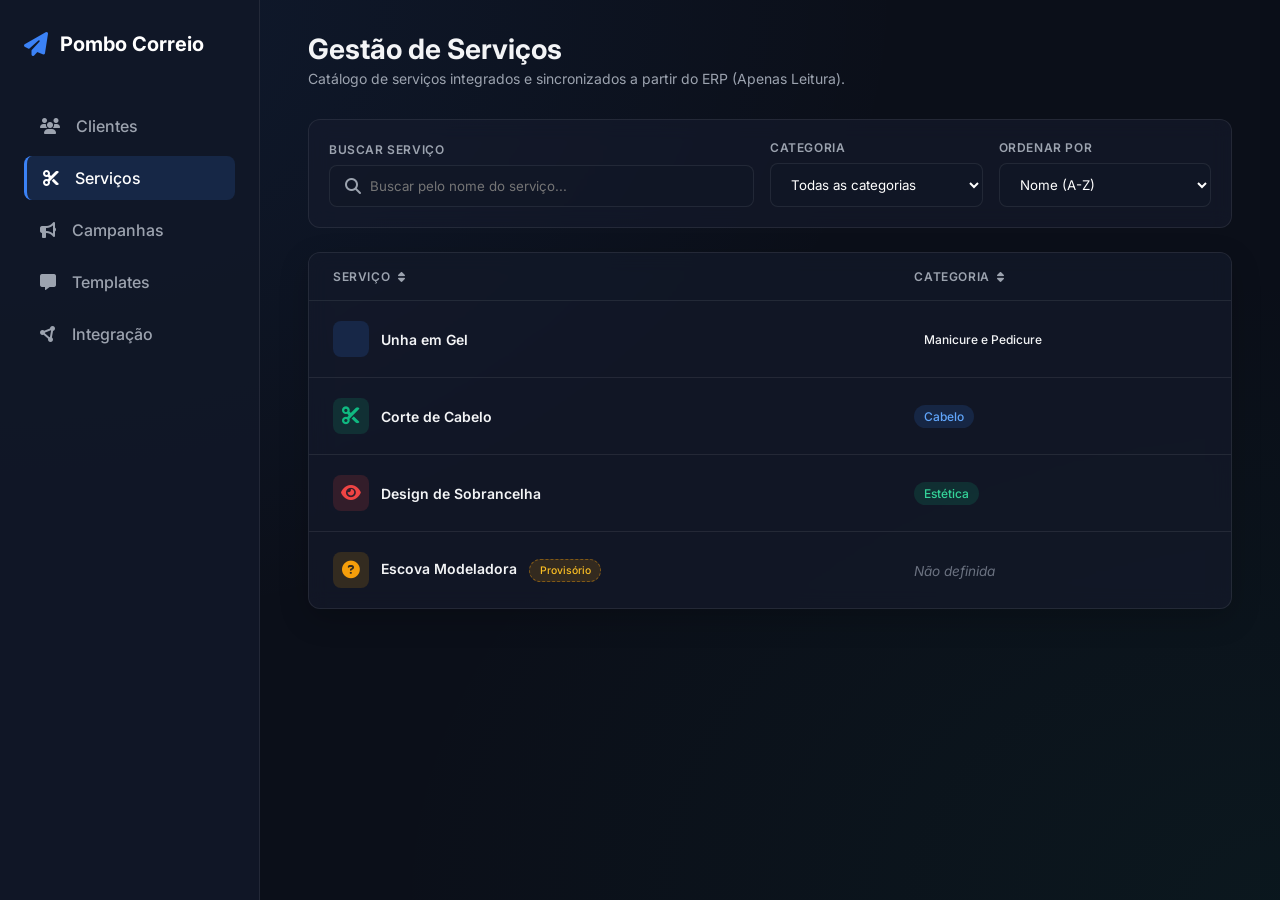
<file: servicos.html>
<!DOCTYPE html>
<html lang="pt-BR">
<head>
    <meta charset="UTF-8">
    <meta name="viewport" content="width=device-width, initial-scale=1.0">
    <title>Pombo Correio - Serviços</title>
    <!-- Google Fonts: Inter -->
    <link rel="preconnect" href="https://fonts.googleapis.com">
    <link rel="preconnect" href="https://fonts.gstatic.com" crossorigin>
    <link href="https://fonts.googleapis.com/css2?family=Inter:wght@300;400;500;600;700&display=swap" rel="stylesheet">
    <!-- FontAwesome for Icons -->
    <link rel="stylesheet" href="https://cdnjs.cloudflare.com/ajax/libs/font-awesome/6.4.0/css/all.min.css">
    
    <style>
        :root {
            --bg-color: #0b0f19;
            --card-bg: rgba(22, 28, 45, 0.6);
            --card-border: rgba(255, 255, 255, 0.08);
            --text-primary: #f3f4f6;
            --text-secondary: #9ca3af;
            --text-muted: #6b7280;
            --accent-color: #3b82f6;
            --accent-hover: #2563eb;
            --success-color: #10b981;
            --warning-color: #f59e0b;
            --danger-color: #ef4444;
            --sidebar-width: 260px;
        }

        * {
            margin: 0;
            padding: 0;
            box-sizing: border-box;
            font-family: 'Inter', sans-serif;
        }

        body {
            background-color: var(--bg-color);
            color: var(--text-primary);
            min-height: 100vh;
            display: flex;
            overflow-x: hidden;
            background-image: 
                radial-gradient(at 0% 0%, rgba(59, 130, 246, 0.1) 0px, transparent 50%),
                radial-gradient(at 100% 100%, rgba(16, 185, 129, 0.05) 0px, transparent 50%);
        }

        /* Sidebar Styling */
        aside {
            width: var(--sidebar-width);
            background: rgba(17, 24, 39, 0.95);
            border-right: 1px solid var(--card-border);
            display: flex;
            flex-direction: column;
            padding: 2rem 1.5rem;
            position: fixed;
            height: 100vh;
            z-index: 100;
        }

        .logo {
            display: flex;
            align-items: center;
            gap: 0.75rem;
            font-size: 1.25rem;
            font-weight: 700;
            color: #fff;
            margin-bottom: 3rem;
        }

        .logo i {
            color: var(--accent-color);
            font-size: 1.5rem;
            animation: float 3s ease-in-out infinite;
        }

        @keyframes float {
            0%, 100% { transform: translateY(0); }
            50% { transform: translateY(-5px); }
        }

        .menu-items {
            list-style: none;
            display: flex;
            flex-direction: column;
            gap: 0.5rem;
        }

        .menu-items li a {
            display: flex;
            align-items: center;
            gap: 1rem;
            color: var(--text-secondary);
            text-decoration: none;
            padding: 0.75rem 1rem;
            border-radius: 8px;
            font-weight: 500;
            transition: all 0.3s ease;
        }

        .menu-items li.active a, .menu-items li a:hover {
            color: #fff;
            background: rgba(59, 130, 246, 0.15);
            border-left: 3px solid var(--accent-color);
        }

        /* Main Content Styling */
        main {
            margin-left: var(--sidebar-width);
            flex: 1;
            padding: 2rem 3rem;
            max-width: 1600px;
            width: calc(100% - var(--sidebar-width));
        }

        header {
            display: flex;
            justify-content: space-between;
            align-items: center;
            margin-bottom: 2rem;
        }

        h1 {
            font-size: 1.75rem;
            font-weight: 700;
        }

        .subtitle {
            font-size: 0.875rem;
            color: var(--text-secondary);
            margin-top: 0.25rem;
        }

        /* Filter Section & Actions */
        .filter-section {
            background: var(--card-bg);
            border: 1px solid var(--card-border);
            border-radius: 12px;
            padding: 1.25rem;
            backdrop-filter: blur(10px);
            margin-bottom: 1.5rem;
        }

        .filter-grid {
            display: grid;
            grid-template-columns: 2fr 1fr 1fr;
            gap: 1rem;
            align-items: end;
        }

        .form-group {
            display: flex;
            flex-direction: column;
            gap: 0.5rem;
        }

        .form-group label {
            font-size: 0.75rem;
            font-weight: 600;
            color: var(--text-secondary);
            text-transform: uppercase;
            letter-spacing: 0.05em;
        }

        .search-input {
            position: relative;
        }

        .search-input i {
            position: absolute;
            left: 1rem;
            top: 50%;
            transform: translateY(-50%);
            color: var(--text-secondary);
        }

        .search-input input {
            padding-left: 2.5rem;
        }

        input, select, textarea {
            width: 100%;
            background: rgba(17, 24, 39, 0.6);
            border: 1px solid var(--card-border);
            color: #fff;
            padding: 0.75rem 1rem;
            border-radius: 8px;
            outline: none;
            transition: border-color 0.3s;
        }

        input:focus, select:focus, textarea:focus {
            border-color: var(--accent-color);
        }

        .btn {
            padding: 0.5rem 1rem;
            border-radius: 6px;
            font-weight: 600;
            cursor: pointer;
            border: none;
            display: inline-flex;
            align-items: center;
            gap: 0.5rem;
            transition: all 0.3s ease;
            font-size: 0.8rem;
        }

        .btn-primary {
            background: var(--accent-color);
            color: #fff;
        }

        .btn-primary:hover {
            background: var(--accent-hover);
        }

        .btn-secondary {
            background: rgba(255, 255, 255, 0.05);
            color: #fff;
            border: 1px solid var(--card-border);
        }

        .btn-secondary:hover {
            background: rgba(255, 255, 255, 0.1);
        }

        /* Services Table */
        .table-container {
            background: var(--card-bg);
            border: 1px solid var(--card-border);
            border-radius: 12px;
            overflow: hidden;
            backdrop-filter: blur(10px);
            box-shadow: 0 10px 30px rgba(0, 0, 0, 0.2);
        }

        table {
            width: 100%;
            border-collapse: collapse;
            text-align: left;
        }

        th {
            background: rgba(17, 24, 39, 0.4);
            padding: 1rem 1.5rem;
            font-size: 0.75rem;
            font-weight: 600;
            color: var(--text-secondary);
            text-transform: uppercase;
            letter-spacing: 0.05em;
            border-bottom: 1px solid var(--card-border);
        }

        td {
            padding: 1.25rem 1.5rem;
            border-bottom: 1px solid var(--card-border);
            font-size: 0.875rem;
            vertical-align: middle;
        }

        tr:last-child td {
            border-bottom: none;
        }

        tr.clickable-row {
            cursor: pointer;
            transition: background 0.2s;
        }

        tr.clickable-row:hover {
            background: rgba(255, 255, 255, 0.02);
        }

        .service-name-cell {
            display: flex;
            align-items: center;
            gap: 0.75rem;
            font-weight: 600;
        }

        .service-icon {
            width: 36px;
            height: 36px;
            border-radius: 8px;
            background: rgba(59, 130, 246, 0.15);
            color: var(--accent-color);
            display: flex;
            align-items: center;
            justify-content: center;
            font-size: 1.1rem;
        }

        /* Badges */
        .badge {
            display: inline-flex;
            align-items: center;
            gap: 0.35rem;
            padding: 0.25rem 0.6rem;
            border-radius: 9999px;
            font-size: 0.75rem;
            font-weight: 500;
        }

        .badge-success { background: rgba(16, 185, 129, 0.15); color: #34d399; }
        .badge-warning { background: rgba(245, 158, 11, 0.15); color: #fbbf24; }
        .badge-danger { background: rgba(239, 68, 68, 0.15); color: #f87171; }
        .badge-info { background: rgba(59, 130, 246, 0.15); color: #60a5fa; }
        .badge-provisional { background: rgba(245, 158, 11, 0.15); color: #fbbf24; border: 1px dashed rgba(245, 158, 11, 0.4); }

        /* Detail Overlay */
        .detail-overlay {
            position: fixed;
            top: 0;
            right: -800px;
            width: 750px;
            height: 100vh;
            background: rgba(15, 23, 42, 0.98);
            border-left: 1px solid var(--card-border);
            box-shadow: -10px 0 40px rgba(0, 0, 0, 0.5);
            z-index: 200;
            transition: right 0.4s cubic-bezier(0.16, 1, 0.3, 1);
            display: flex;
            flex-direction: column;
            backdrop-filter: blur(15px);
        }

        .detail-overlay.open {
            right: 0;
        }

        .detail-header {
            padding: 2rem;
            border-bottom: 1px solid var(--card-border);
            display: flex;
            justify-content: space-between;
            align-items: flex-start;
        }

        .close-btn {
            background: none;
            border: none;
            color: var(--text-secondary);
            font-size: 1.5rem;
            cursor: pointer;
            transition: color 0.3s;
        }

        .close-btn:hover {
            color: #fff;
        }

        .detail-body {
            flex: 1;
            overflow-y: auto;
            padding: 2rem;
            display: flex;
            flex-direction: column;
            gap: 1.5rem;
        }

        .detail-card {
            background: rgba(255, 255, 255, 0.02);
            border: 1px solid var(--card-border);
            border-radius: 10px;
            padding: 1.25rem;
        }

        .detail-card h3 {
            font-size: 0.875rem;
            color: var(--text-secondary);
            margin-bottom: 0.75rem;
            text-transform: uppercase;
            letter-spacing: 0.05em;
            display: flex;
            align-items: center;
            gap: 0.5rem;
        }

        /* Tabs System */
        .tabs {
            display: flex;
            border-bottom: 1px solid var(--card-border);
            gap: 1rem;
            margin-bottom: 1rem;
        }

        .tab-btn {
            background: none;
            border: none;
            color: var(--text-secondary);
            padding: 0.75rem 0.5rem;
            font-size: 0.9rem;
            font-weight: 600;
            cursor: pointer;
            position: relative;
            transition: color 0.3s;
        }

        .tab-btn:hover {
            color: #fff;
        }

        .tab-btn.active {
            color: var(--accent-color);
        }

        .tab-btn.active::after {
            content: '';
            position: absolute;
            bottom: -1px;
            left: 0;
            right: 0;
            height: 2px;
            background: var(--accent-color);
        }

        .tab-content {
            display: none;
        }

        .tab-content.active {
            display: block;
        }

        /* Warning banner for provisional service */
        .provisional-banner {
            background: rgba(245, 158, 11, 0.08);
            border: 1px solid rgba(245, 158, 11, 0.25);
            border-radius: 8px;
            padding: 1rem;
            margin-bottom: 0.5rem;
            display: flex;
            gap: 0.75rem;
            align-items: flex-start;
        }

        .provisional-banner i {
            color: var(--warning-color);
            font-size: 1.2rem;
            margin-top: 0.1rem;
        }

        .provisional-banner div {
            font-size: 0.85rem;
            color: #fbbf24;
            line-height: 1.4;
        }

        /* Backdrop */
        .backdrop {
            position: fixed;
            top: 0;
            left: 0;
            width: 100vw;
            height: 100vh;
            background: rgba(0, 0, 0, 0.5);
            backdrop-filter: blur(4px);
            z-index: 150;
            display: none;
        }

        .backdrop.active {
            display: block;
        }

        /* Attendance History Filter Grid */
        .history-filters {
            display: grid;
            grid-template-columns: 2fr 1fr 1fr;
            gap: 0.75rem;
            margin-bottom: 1rem;
        }

        .history-filters input, .history-filters select {
            padding: 0.5rem 0.75rem;
            font-size: 0.8rem;
            border-radius: 6px;
        }
    </style>
</head>
<body>

    <!-- SIDEBAR -->
    <aside>
        <div class="logo">
            <i class="fa-solid fa-paper-plane"></i>
            <span>Pombo Correio</span>
        </div>
        <ul class="menu-items">
            <li><a href="index.html"><i class="fa-solid fa-users"></i>Clientes</a></li>
            <li class="active"><a href="#"><i class="fa-solid fa-cut"></i>Serviços</a></li>
            <li><a href="campanhas.html"><i class="fa-solid fa-bullhorn"></i>Campanhas</a></li>
            <li><a href="templates.html"><i class="fa-solid fa-message"></i>Templates</a></li>
            <li><a href="#"><i class="fa-solid fa-circle-nodes"></i>Integração</a></li>
        </ul>
    </aside>

    <!-- MAIN BODY -->
    <main>
        <header>
            <div>
                <h1>Gestão de Serviços</h1>
                <div class="subtitle">Catálogo de serviços integrados e sincronizados a partir do ERP (Apenas Leitura).</div>
            </div>
        </header>

        <!-- FILTERS -->
        <section class="filter-section">
            <div class="filter-grid">
                <div class="form-group">
                    <label>Buscar Serviço</label>
                    <div class="search-input">
                        <i class="fa-solid fa-magnifying-glass"></i>
                        <input type="text" id="searchInput" placeholder="Buscar pelo nome do serviço..." onkeyup="filterTable()">
                    </div>
                </div>
                <div class="form-group">
                    <label>Categoria</label>
                    <select id="categoryFilter" onchange="filterTable()">
                        <option value="all">Todas as categorias</option>
                        <option value="Manicure e Pedicure">Manicure e Pedicure</option>
                        <option value="Cabelo">Cabelo</option>
                        <option value="Estética">Estética</option>
                    </select>
                </div>
                <div class="form-group">
                    <label>Ordenar Por</label>
                    <select id="sortSelector" onchange="sortTable()">
                        <option value="name-asc">Nome (A-Z)</option>
                        <option value="name-desc">Nome (Z-A)</option>
                        <option value="cat-asc">Categoria (A-Z)</option>
                        <option value="cat-desc">Categoria (Z-A)</option>
                    </select>
                </div>
            </div>
        </section>

        <!-- TABLE -->
        <section class="table-container">
            <table>
                <thead>
                    <tr>
                        <th style="cursor: pointer;" onclick="toggleSort('name')">Serviço <i class="fa-solid fa-sort" style="margin-left: 0.25rem; font-size: 0.7rem;"></i></th>
                        <th style="cursor: pointer;" onclick="toggleSort('category')">Categoria <i class="fa-solid fa-sort" style="margin-left: 0.25rem; font-size: 0.7rem;"></i></th>
                    </tr>
                </thead>
                <tbody id="servicesTableBody">
                    <!-- Service 1 -->
                    <tr class="clickable-row" onclick="openDetails('s1')" data-category="Manicure e Pedicure" data-name="Unha em Gel">
                        <td>
                            <div class="service-name-cell">
                                <div class="service-icon"><i class="fa-solid fa-sparkles"></i></div>
                                <div>Unha em Gel</div>
                            </div>
                        </td>
                        <td>
                            <span class="badge badge-purple">Manicure e Pedicure</span>
                        </td>
                    </tr>

                    <!-- Service 2 -->
                    <tr class="clickable-row" onclick="openDetails('s2')" data-category="Cabelo" data-name="Corte de Cabelo">
                        <td>
                            <div class="service-name-cell">
                                <div class="service-icon" style="background: rgba(16, 185, 129, 0.15); color: var(--success-color);"><i class="fa-solid fa-scissors"></i></div>
                                <div>Corte de Cabelo</div>
                            </div>
                        </td>
                        <td>
                            <span class="badge badge-info">Cabelo</span>
                        </td>
                    </tr>

                    <!-- Service 3 -->
                    <tr class="clickable-row" onclick="openDetails('s3')" data-category="Estética" data-name="Design de Sobrancelha">
                        <td>
                            <div class="service-name-cell">
                                <div class="service-icon" style="background: rgba(239, 68, 68, 0.15); color: var(--danger-color);"><i class="fa-solid fa-eye"></i></div>
                                <div>Design de Sobrancelha</div>
                            </div>
                        </td>
                        <td>
                            <span class="badge badge-success">Estética</span>
                        </td>
                    </tr>

                    <!-- Service 4 (Provisional) -->
                    <tr class="clickable-row" onclick="openDetails('s4')" data-category="" data-name="Escova Modeladora">
                        <td>
                            <div class="service-name-cell">
                                <div class="service-icon" style="background: rgba(245, 158, 11, 0.15); color: var(--warning-color);"><i class="fa-solid fa-circle-question"></i></div>
                                <div>
                                    <span>Escova Modeladora</span>
                                    <span class="badge badge-provisional" style="margin-left: 0.5rem; font-size: 0.65rem;">Provisório</span>
                                </div>
                            </div>
                        </td>
                        <td>
                            <span style="color: var(--text-muted); font-style: italic; font-size: 0.85rem;">Não definida</span>
                        </td>
                    </tr>
                </tbody>
            </table>
        </section>
    </main>

    <!-- BACKDROP -->
    <div class="backdrop" id="backdrop" onclick="closeDetails()"></div>

    <!-- DETAIL PANEL (SERVICE SHEET) -->
    <div class="detail-overlay" id="detailOverlay">
        <div class="detail-header">
            <div>
                <h2 id="detailName" style="font-size: 1.5rem; font-weight: 700; color: #fff;">Unha em Gel</h2>
                <div style="margin-top: 0.5rem;">
                    <span id="detailCategory" class="badge badge-purple">Manicure e Pedicure</span>
                    <span id="detailProvisionalBadge" class="badge badge-provisional" style="display: none;">Provisório</span>
                </div>
            </div>
            <button class="close-btn" onclick="closeDetails()">&times;</button>
        </div>

        <div class="detail-body">
            <!-- Provisional Warning Banner -->
            <div class="provisional-banner" id="detailProvisionalBanner" style="display: none;">
                <i class="fa-solid fa-circle-exclamation"></i>
                <div>
                    <strong>Serviço Provisório:</strong> Este registro foi criado a partir de um atendimento realizado porque não foi encontrado no catálogo do relatório 0033 do ERP. Os dados completos (descrição e categoria) serão preenchidos automaticamente na próxima sincronização do catálogo.
                </div>
            </div>

            <!-- Description -->
            <div class="detail-card">
                <h3><i class="fa-solid fa-align-left"></i> Descrição</h3>
                <p id="detailDescription" style="font-size: 0.9rem; color: var(--text-secondary); margin-top: 0.25rem;">
                    Serviço completo de alongamento e esmaltação em gel.
                </p>
            </div>

            <!-- Tabs Navigation -->
            <div class="tabs">
                <button class="tab-btn active" onclick="switchTab('tab-atendimentos')">Histórico de Atendimentos</button>
                <button class="tab-btn" onclick="switchTab('tab-campanhas')">Campanhas Relacionadas</button>
            </div>

            <!-- TAB 1: ATTENDANCES -->
            <div class="tab-content active" id="tab-atendimentos">
                <!-- Filters inside Tab 1 -->
                <div class="history-filters">
                    <input type="text" id="attendanceClientSearch" placeholder="Buscar cliente..." onkeyup="filterAttendances()">
                    <select id="attendancePeriodFilter" onchange="filterAttendances()">
                        <option value="all">Todo o período</option>
                        <option value="30">Últimos 30 dias</option>
                        <option value="90">Últimos 90 dias</option>
                    </select>
                    <select id="attendanceStatusFilter" onchange="filterAttendances()">
                        <option value="all">Todos os status</option>
                        <option value="Concluído">Concluído</option>
                        <option value="Pendente">Pendente</option>
                    </select>
                </div>

                <div class="detail-card" style="padding: 0; overflow: hidden;">
                    <table style="font-size: 0.85rem;">
                        <thead>
                            <tr style="background: rgba(255,255,255,0.01);">
                                <th style="padding: 0.75rem 1rem;">Data/Hora</th>
                                <th style="padding: 0.75rem 1rem;">Cliente</th>
                                <th style="padding: 0.75rem 1rem;">Situação</th>
                            </tr>
                        </thead>
                        <tbody id="attendancesTableBody">
                            <!-- Populated dynamically -->
                        </tbody>
                    </table>
                </div>
            </div>

            <!-- TAB 2: RELATED CAMPAIGNS -->
            <div class="tab-content" id="tab-campanhas">
                <div class="detail-card" style="padding: 0; overflow: hidden;">
                    <table style="font-size: 0.85rem; width: 100%;">
                        <thead>
                            <tr style="background: rgba(255,255,255,0.01);">
                                <th style="padding: 0.75rem 1rem;">Campanha</th>
                                <th style="padding: 0.75rem 1rem;">Status</th>
                                <th style="padding: 0.75rem 1rem; text-align: right;">Ação</th>
                            </tr>
                        </thead>
                        <tbody id="campaignsTableBody">
                            <!-- Populated dynamically -->
                        </tbody>
                    </table>
                </div>
            </div>
        </div>
        
        <!-- Sync Metadata Footer -->
        <div style="padding: 1.5rem; text-align: center; color: var(--text-secondary); font-size: 0.75rem; border-top: 1px solid var(--card-border); background: rgba(0, 0, 0, 0.2);">
            <i class="fa-solid fa-arrows-rotate"></i> Última sincronização do ERP em: <span id="detailSyncTime">28/07/2026 às 14:30</span>
        </div>
    </div>

    <script>
        // Mock Database of Services reflecting the new modulo-servicos.md
        const servicesData = {
            s1: {
                id: 's1',
                name: 'Unha em Gel',
                category: 'Manicure e Pedicure',
                description: 'Serviço completo de alongamento e esmaltação em gel com secagem em cabine LED.',
                provisional: false,
                syncTime: '02/08/2026 às 12:00',
                attendances: [
                    { time: '02/08/2026 14:00', client: 'Alice Nogueira', clientLink: 'index.html?client=c1', status: 'Concluído', daysAgo: 0 },
                    { time: '01/08/2026 10:00', client: 'Clara Oliveira', clientLink: 'index.html?client=c3', status: 'Concluído', daysAgo: 1 },
                    { time: '14/07/2026 16:30', client: 'Juliana Pires', clientLink: '#', status: 'Concluído', daysAgo: 19 }
                ],
                campaigns: [
                    { name: 'Pós-venda Unha', status: 'Ativa', link: '#' },
                    { name: 'Retorno Unha 15d', status: 'Ativa', link: '#' }
                ]
            },
            s2: {
                id: 's2',
                name: 'Corte de Cabelo',
                category: 'Cabelo',
                description: 'Corte de cabelo masculino incluindo lavagem com shampoo premium e finalização com pomada modeladora.',
                provisional: false,
                syncTime: '02/08/2026 às 14:30',
                attendances: [
                    { time: '28/07/2026 17:30', client: 'Bruno Silva', clientLink: 'index.html?client=c2', status: 'Concluído', daysAgo: 5 }
                ],
                campaigns: [
                    { name: 'Pós-venda Cabelo', status: 'Ativa', link: '#' }
                ]
            },
            s3: {
                id: 's3',
                name: 'Design de Sobrancelha',
                category: 'Estética',
                description: 'Modelagem completa de sobrancelha baseada na simetria facial, com aplicação de henna opcional.',
                provisional: false,
                syncTime: '02/08/2026 às 08:15',
                attendances: [
                    { time: '01/05/2026 09:00', client: 'Clara Oliveira', clientLink: 'index.html?client=c3', status: 'Concluído', daysAgo: 93 }
                ],
                campaigns: []
            },
            s4: {
                id: 's4',
                name: 'Escova Modeladora',
                category: '',
                description: '',
                provisional: true,
                syncTime: '02/08/2026 às 17:50',
                attendances: [
                    { time: '02/08/2026 17:45', client: 'Alice Nogueira', clientLink: 'index.html?client=c1', status: 'Concluído', daysAgo: 0 }
                ],
                campaigns: []
            }
        };

        let currentActiveServiceId = null;

        // Open Service Details Panel
        function openDetails(serviceId) {
            currentActiveServiceId = serviceId;
            const service = servicesData[serviceId];

            document.getElementById('detailName').textContent = service.name;
            document.getElementById('detailDescription').textContent = service.description || 'Descrição não cadastrada no catálogo do ERP.';
            document.getElementById('detailSyncTime').textContent = service.syncTime;

            // Handle Category Badge
            const catBadge = document.getElementById('detailCategory');
            if (service.category) {
                catBadge.style.display = 'inline-flex';
                catBadge.textContent = service.category;
            } else {
                catBadge.style.display = 'none';
            }

            // Handle Provisional Status
            const provBadge = document.getElementById('detailProvisionalBadge');
            const provBanner = document.getElementById('detailProvisionalBanner');
            if (service.provisional) {
                provBadge.style.display = 'inline-flex';
                provBanner.style.display = 'flex';
            } else {
                provBadge.style.display = 'none';
                provBanner.style.display = 'none';
            }

            // Populate Attendances Table
            renderAttendancesList(service.attendances);

            // Populate Campaigns Table
            const campaignsBody = document.getElementById('campaignsTableBody');
            campaignsBody.innerHTML = '';
            if (service.campaigns.length === 0) {
                campaignsBody.innerHTML = '<tr><td colspan="3" style="text-align: center; color: var(--text-secondary); padding: 1.5rem;">Nenhuma campanha associada a este serviço.</td></tr>';
            } else {
                service.campaigns.forEach(camp => {
                    const row = document.createElement('tr');
                    row.innerHTML = `
                        <td style="padding: 0.75rem 1rem; font-weight: 600; color: #fff;">${camp.name}</td>
                        <td style="padding: 0.75rem 1rem;"><span class="badge badge-success">${camp.status}</span></td>
                        <td style="padding: 0.75rem 1rem; text-align: right;">
                            <a href="${camp.link}" class="btn btn-secondary" style="padding: 0.3rem 0.6rem; font-size: 0.75rem;"><i class="fa-solid fa-arrow-up-right-from-square"></i> Ver Campanha</a>
                        </td>
                    `;
                    campaignsBody.appendChild(row);
                });
            }

            // Reset tab
            switchTab('tab-atendimentos');

            // Slide Open Panel
            document.getElementById('detailOverlay').classList.add('open');
            document.getElementById('backdrop').classList.add('active');
        }

        function closeDetails() {
            document.getElementById('detailOverlay').classList.remove('open');
            document.getElementById('backdrop').classList.remove('active');
            currentActiveServiceId = null;
        }

        // Render Attendances List
        function renderAttendancesList(attendances) {
            const attendancesBody = document.getElementById('attendancesTableBody');
            attendancesBody.innerHTML = '';
            if (attendances.length === 0) {
                attendancesBody.innerHTML = '<tr><td colspan="3" style="text-align: center; color: var(--text-secondary); padding: 1.5rem;">Nenhum atendimento corresponde aos filtros.</td></tr>';
            } else {
                attendances.forEach(at => {
                    const row = document.createElement('tr');
                    row.innerHTML = `
                        <td style="padding: 0.75rem 1rem;">${at.time}</td>
                        <td style="padding: 0.75rem 1rem;">
                            <a href="${at.clientLink}" style="color: var(--accent-color); text-decoration: none; font-weight: 500;">
                                <i class="fa-solid fa-user-tag" style="font-size: 0.8rem; margin-right: 0.25rem;"></i> ${at.client}
                            </a>
                        </td>
                        <td style="padding: 0.75rem 1rem;"><span class="badge badge-success">${at.status}</span></td>
                    `;
                    attendancesBody.appendChild(row);
                });
            }
        }

        // Filter Attendances in Details panel
        function filterAttendances() {
            if (!currentActiveServiceId) return;
            const searchVal = document.getElementById('attendanceClientSearch').value.toLowerCase();
            const periodVal = document.getElementById('attendancePeriodFilter').value;
            const statusVal = document.getElementById('attendanceStatusFilter').value;

            const allAttendances = servicesData[currentActiveServiceId].attendances;

            const filtered = allAttendances.filter(at => {
                const matchesSearch = at.client.toLowerCase().includes(searchVal);
                const matchesStatus = statusVal === 'all' || at.status === statusVal;
                
                let matchesPeriod = true;
                if (periodVal !== 'all') {
                    const limit = parseInt(periodVal);
                    matchesPeriod = at.daysAgo <= limit;
                }

                return matchesSearch && matchesStatus && matchesPeriod;
            });

            renderAttendancesList(filtered);
        }

        // Tab Switching in Service Details
        function switchTab(tabId) {
            const buttons = document.querySelectorAll('.tab-btn');
            const contents = document.querySelectorAll('.tab-content');

            buttons.forEach(btn => btn.classList.remove('active'));
            contents.forEach(content => content.classList.remove('active'));

            // Set clicked active
            const clickedBtn = Array.from(buttons).find(btn => btn.getAttribute('onclick').includes(tabId));
            if (clickedBtn) clickedBtn.classList.add('active');

            const contentEl = document.getElementById(tabId);
            if (contentEl) contentEl.classList.add('active');
        }

        // Sort table logic
        function sortTable() {
            const criteria = document.getElementById('sortSelector').value;
            const tableBody = document.getElementById('servicesTableBody');
            const rows = Array.from(tableBody.querySelectorAll('tr'));

            rows.sort((a, b) => {
                const nameA = a.getAttribute('data-name').toLowerCase();
                const nameB = b.getAttribute('data-name').toLowerCase();
                const catA = a.getAttribute('data-category').toLowerCase();
                const catB = b.getAttribute('data-category').toLowerCase();

                if (criteria === 'name-asc') {
                    return nameA.localeCompare(nameB);
                } else if (criteria === 'name-desc') {
                    return nameB.localeCompare(nameA);
                } else if (criteria === 'cat-asc') {
                    return catA.localeCompare(catB);
                } else if (criteria === 'cat-desc') {
                    return catB.localeCompare(catA);
                }
                return 0;
            });

            // Re-append in sorted order
            rows.forEach(row => tableBody.appendChild(row));
        }

        // Header click to toggle sort
        let nameSortAsc = true;
        let catSortAsc = true;
        function toggleSort(type) {
            const selector = document.getElementById('sortSelector');
            if (type === 'name') {
                selector.value = nameSortAsc ? 'name-asc' : 'name-desc';
                nameSortAsc = !nameSortAsc;
            } else if (type === 'category') {
                selector.value = catSortAsc ? 'cat-asc' : 'cat-desc';
                catSortAsc = !catSortAsc;
            }
            sortTable();
        }

        // Table Filtering (main list)
        function filterTable() {
            const searchVal = document.getElementById('searchInput').value.toLowerCase();
            const categoryVal = document.getElementById('categoryFilter').value;

            const rows = document.querySelectorAll('#servicesTableBody tr');

            rows.forEach(row => {
                const text = row.innerText.toLowerCase();
                const category = row.getAttribute('data-category');

                const matchesSearch = text.includes(searchVal);
                const matchesCategory = categoryVal === 'all' || category === categoryVal;

                if (matchesSearch && matchesCategory) {
                    row.style.display = '';
                } else {
                    row.style.display = 'none';
                }
            });
        }
    </script>
</body>
</html>
</file>
